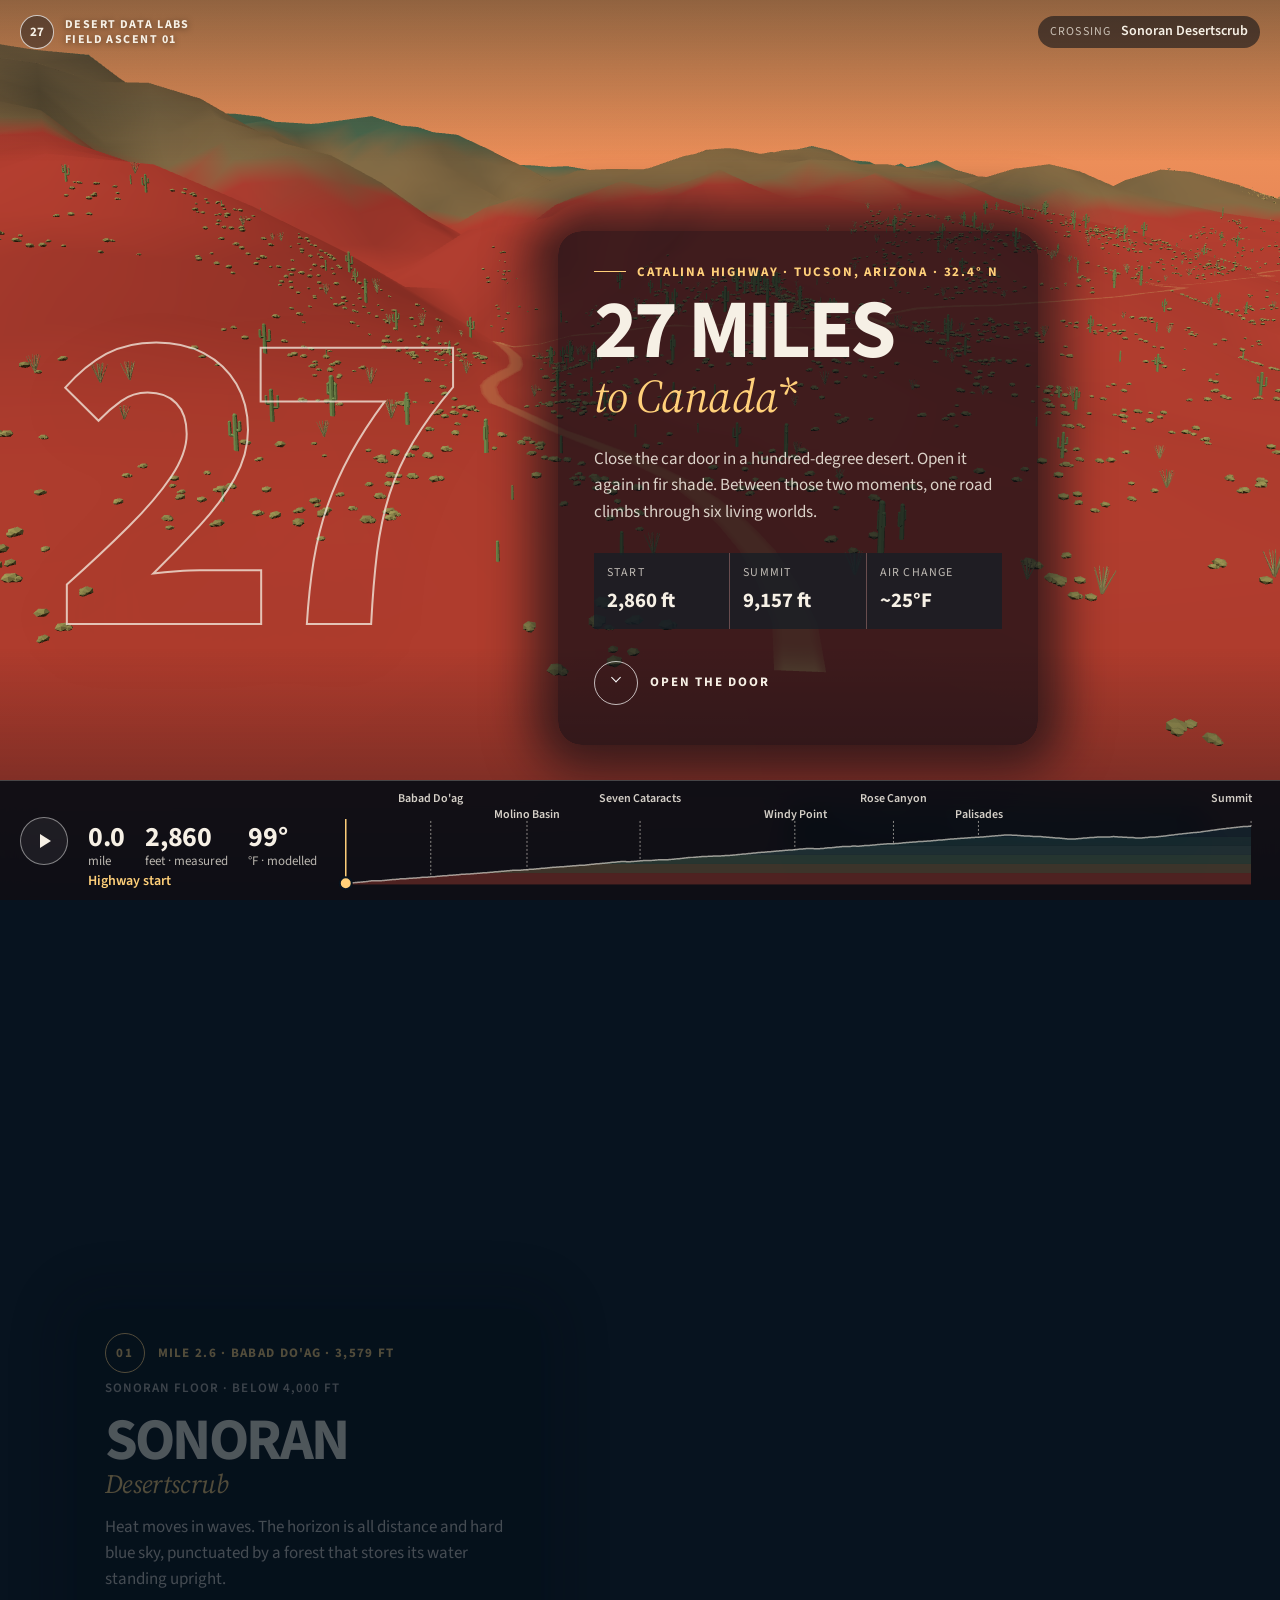
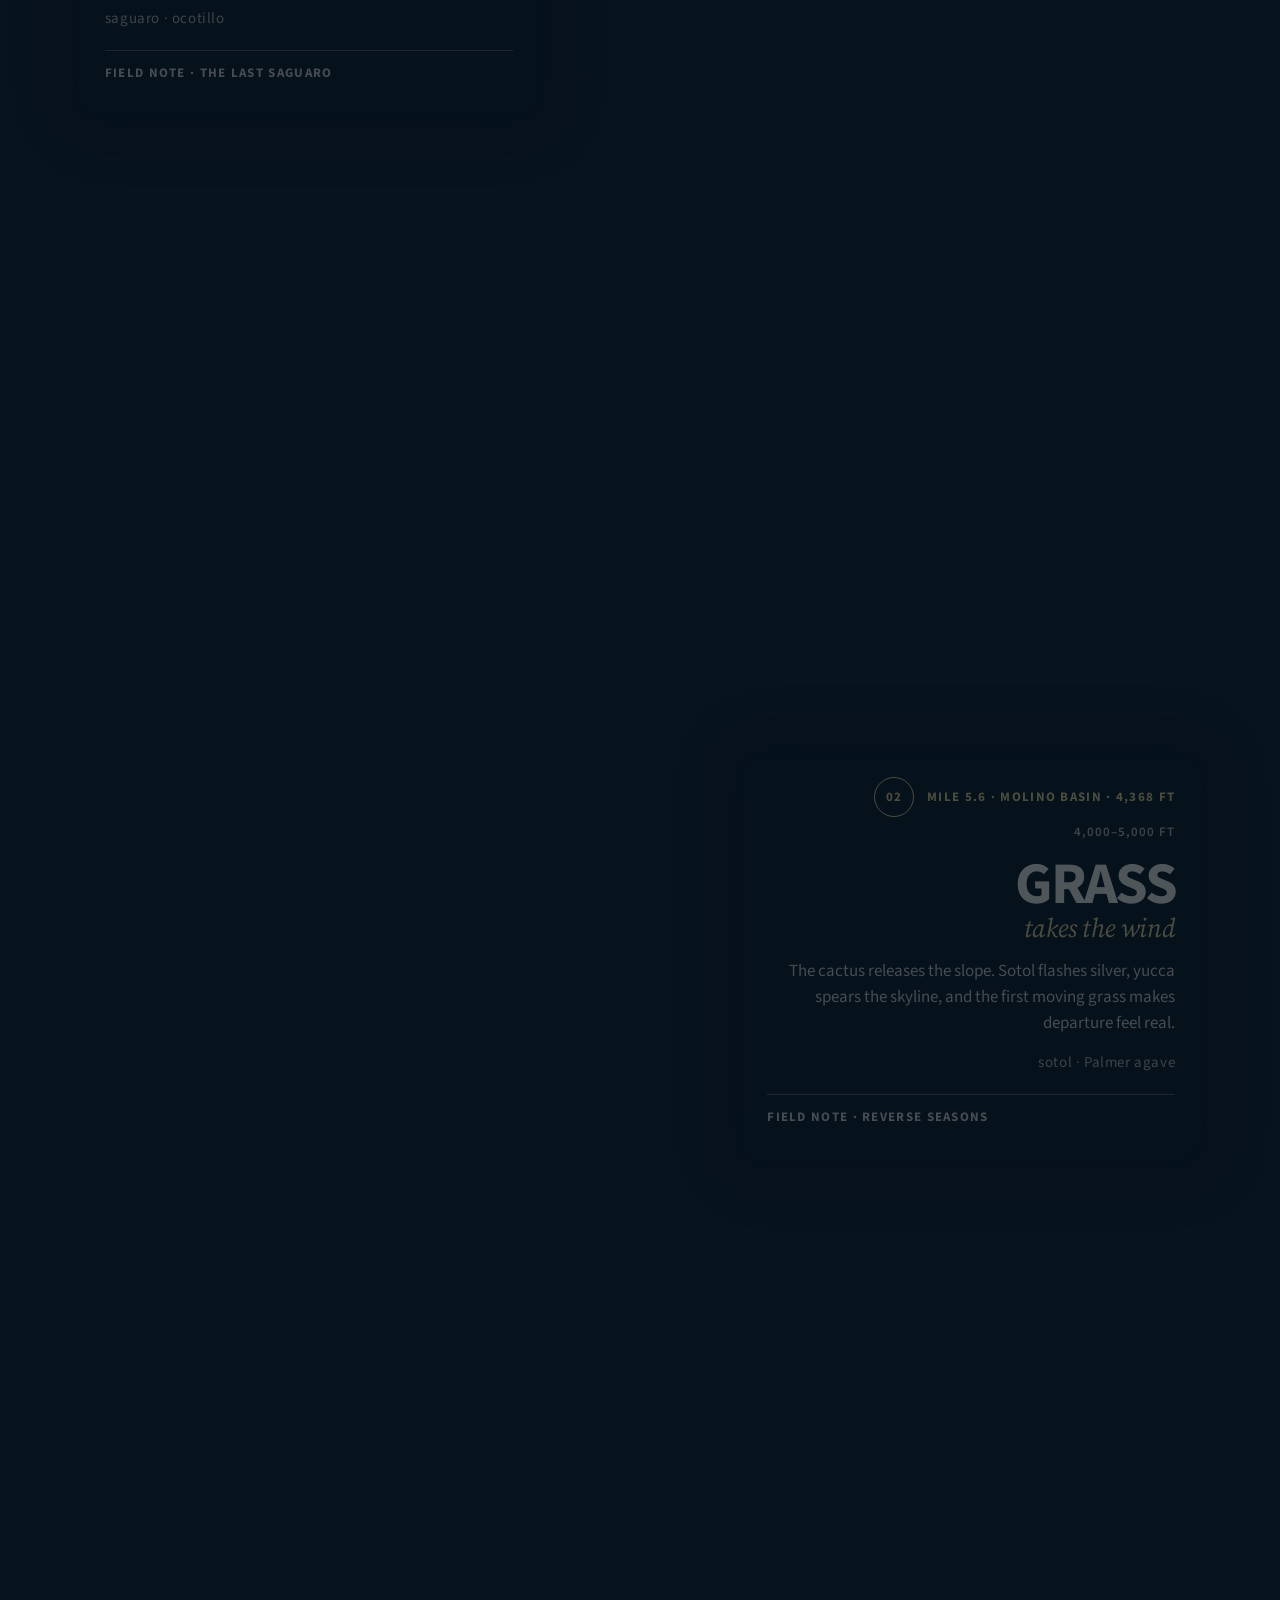
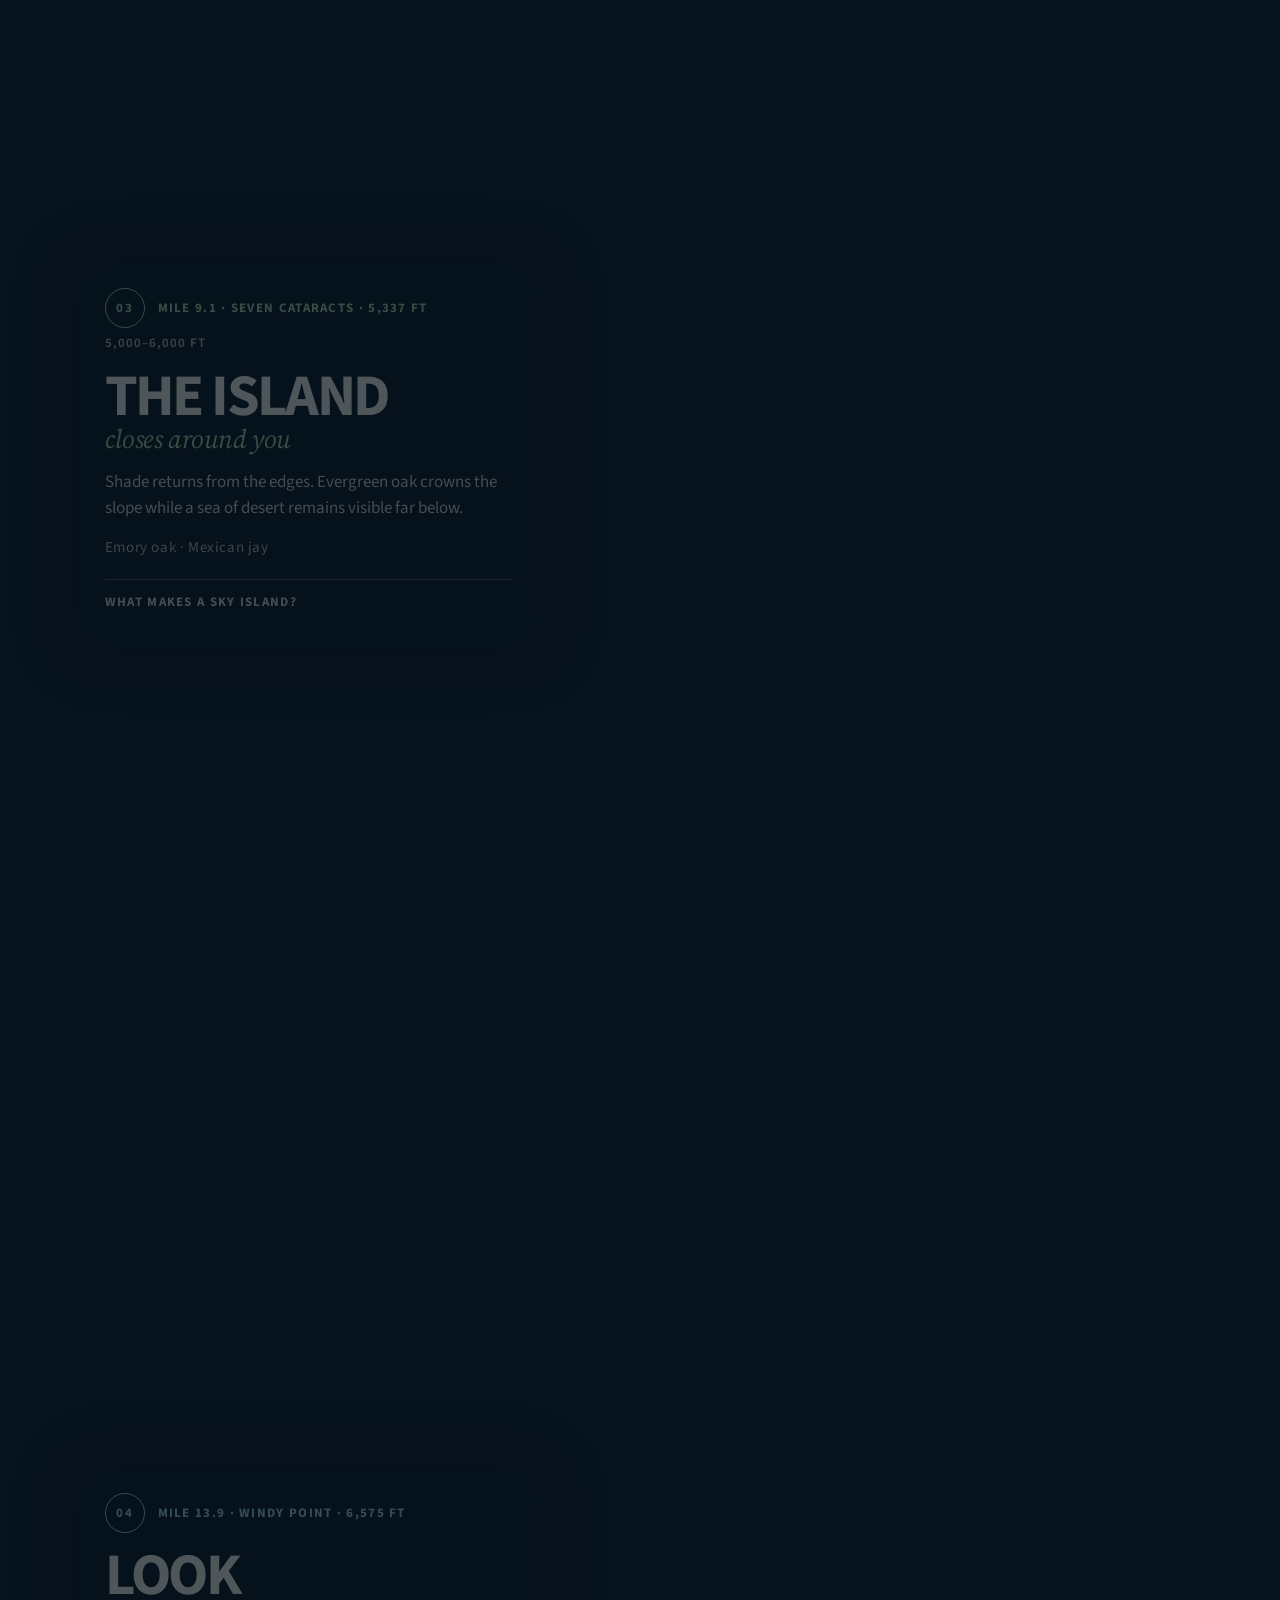
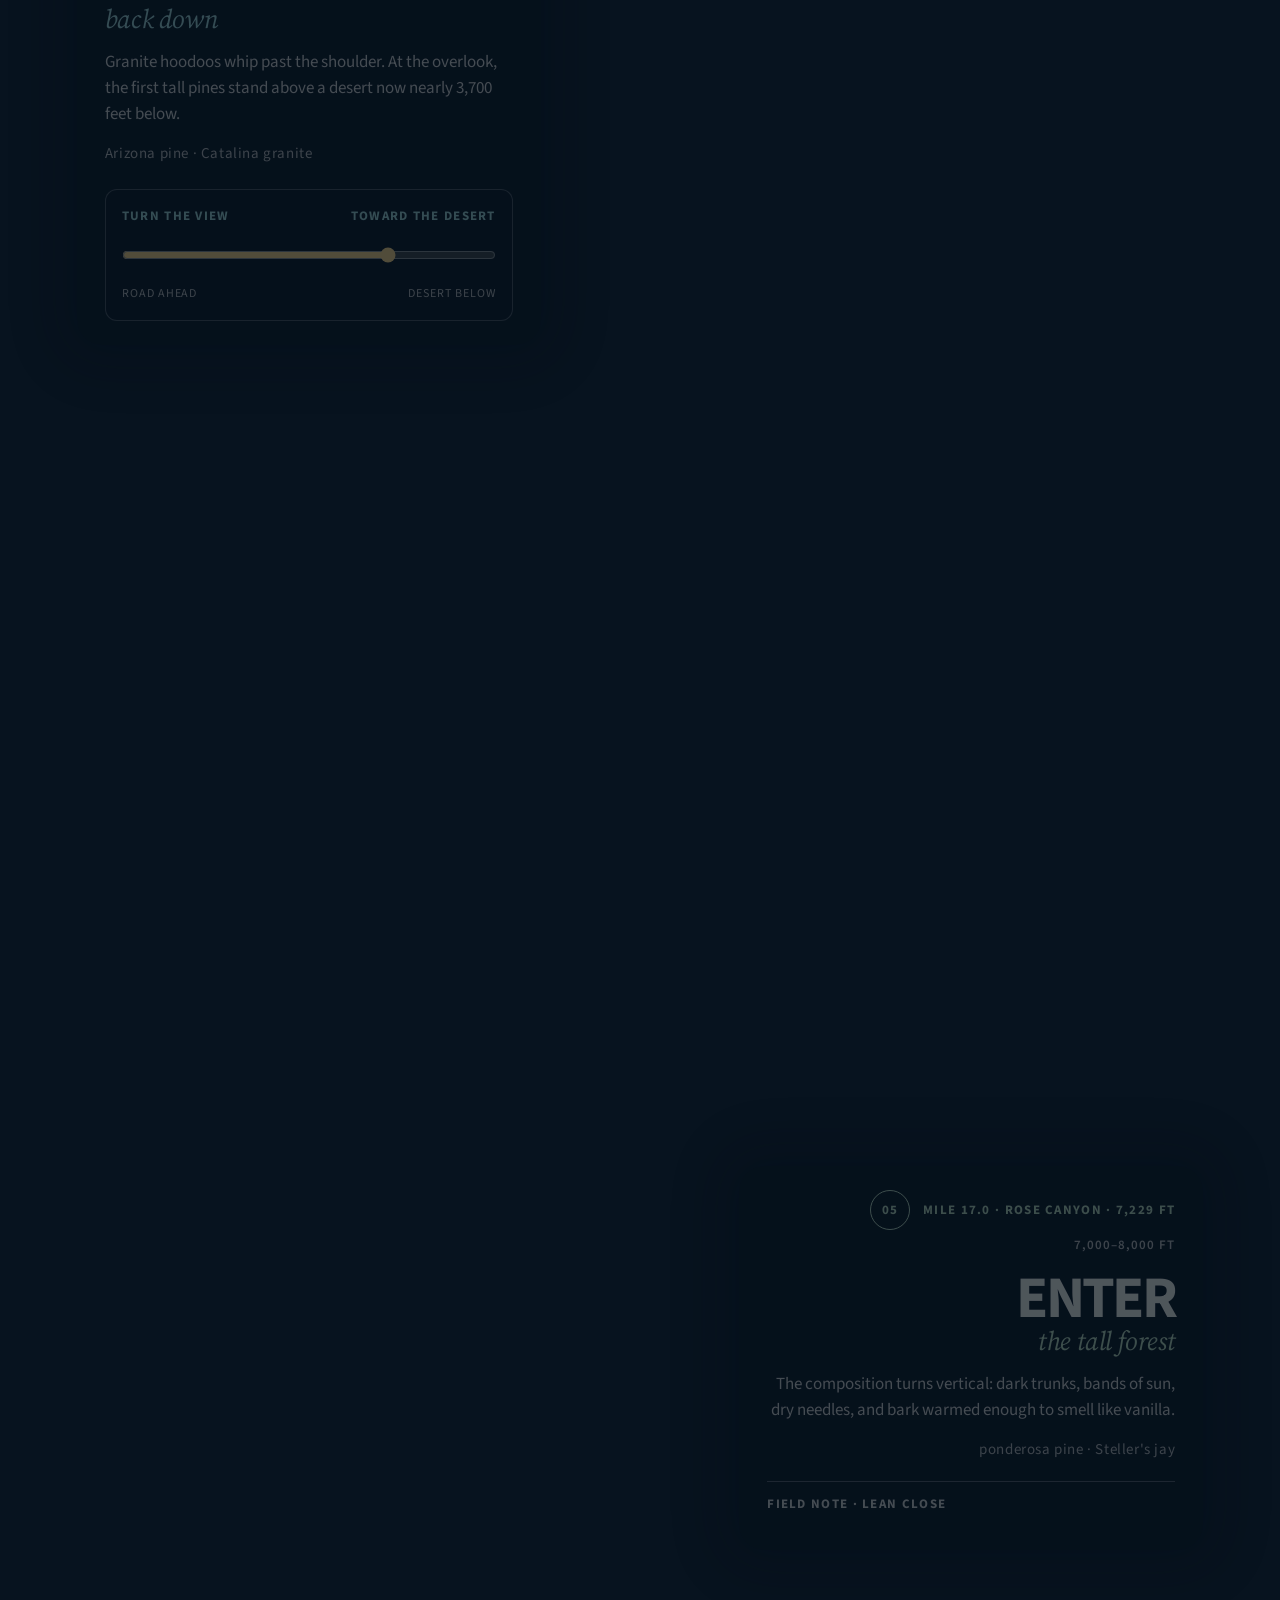
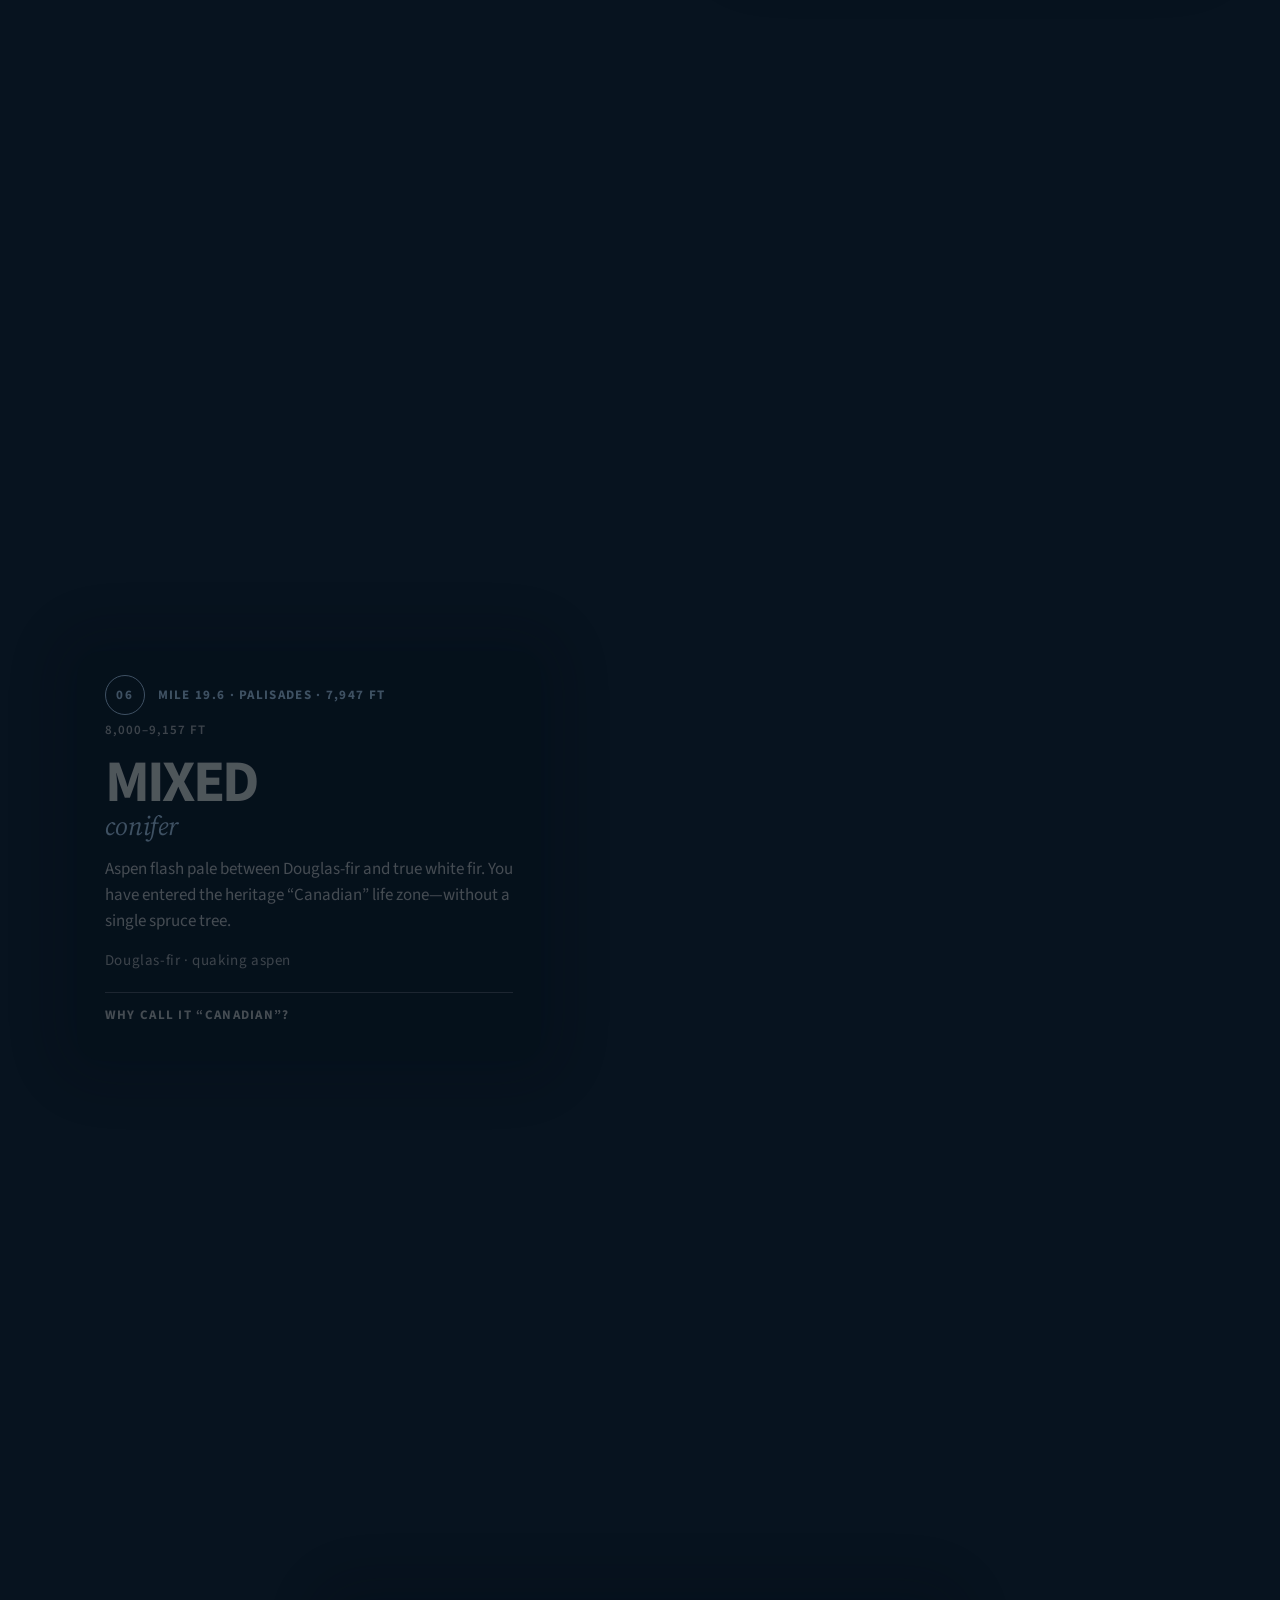
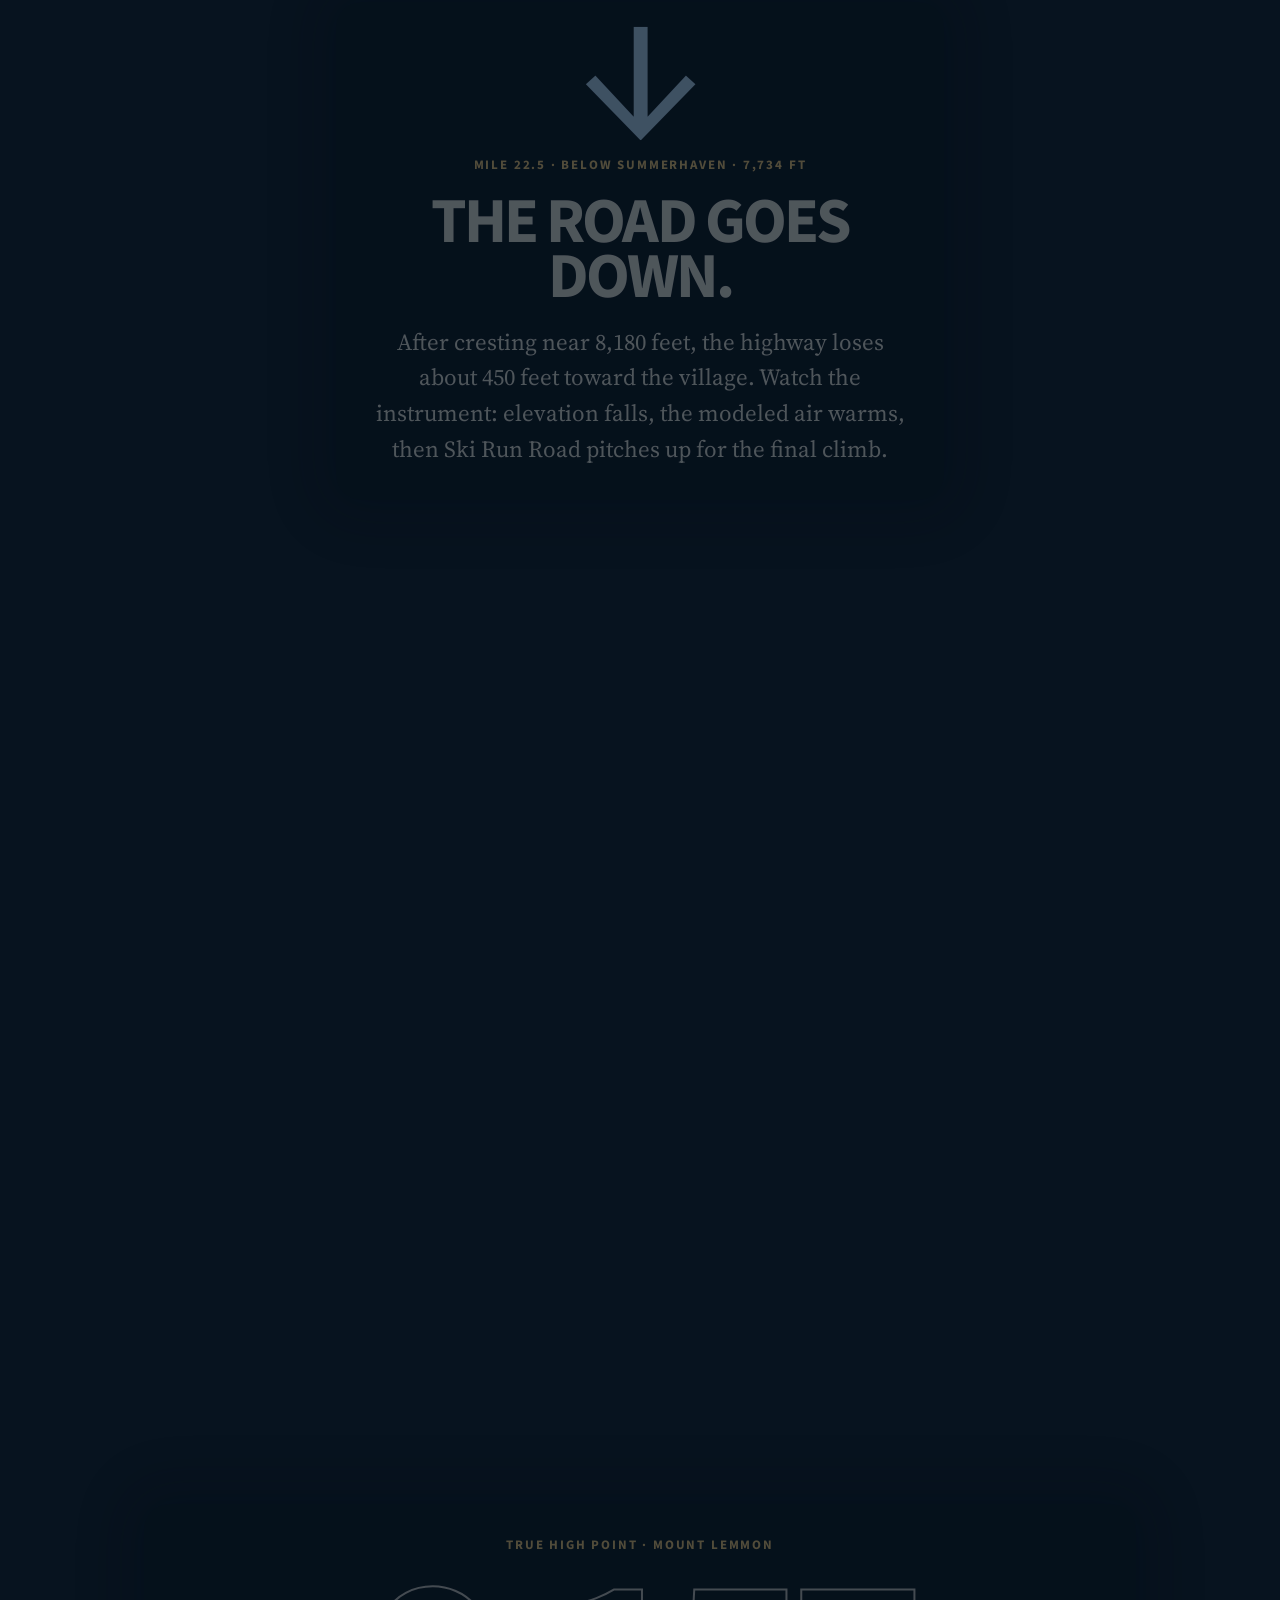
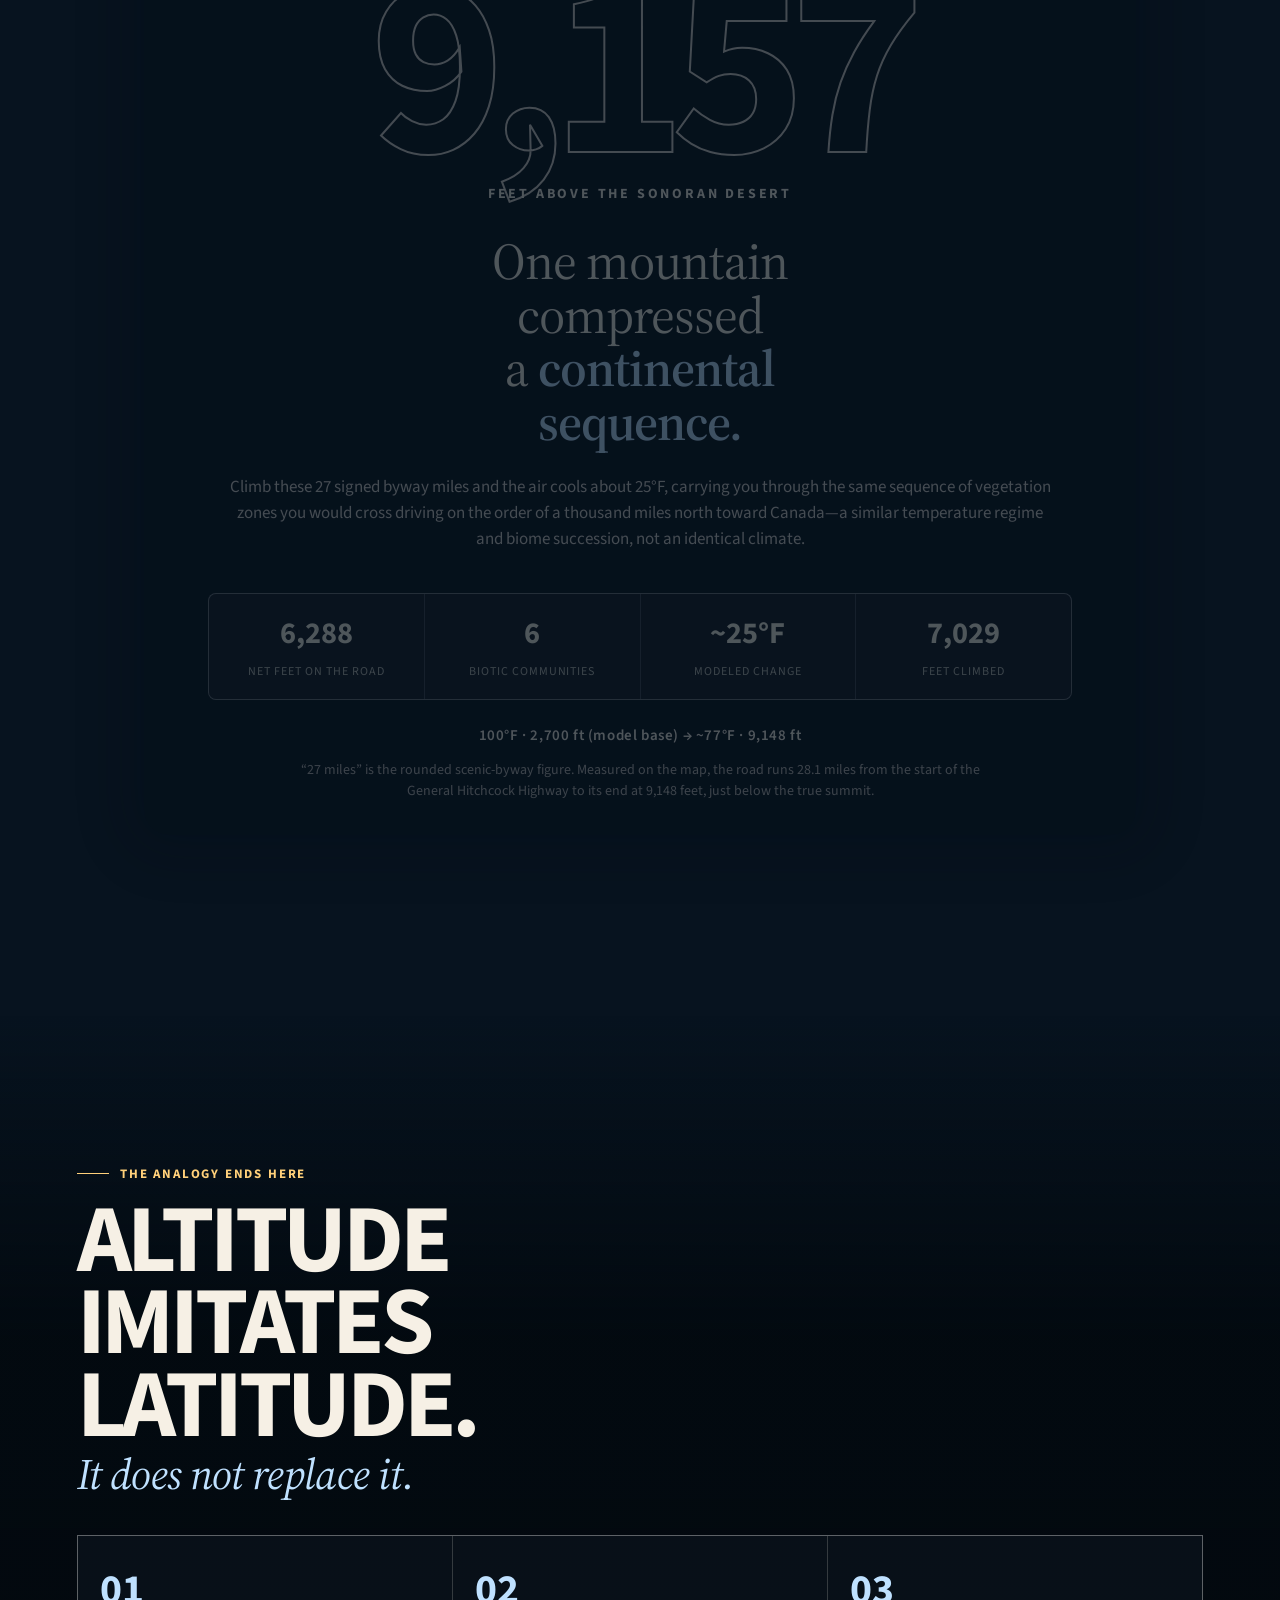
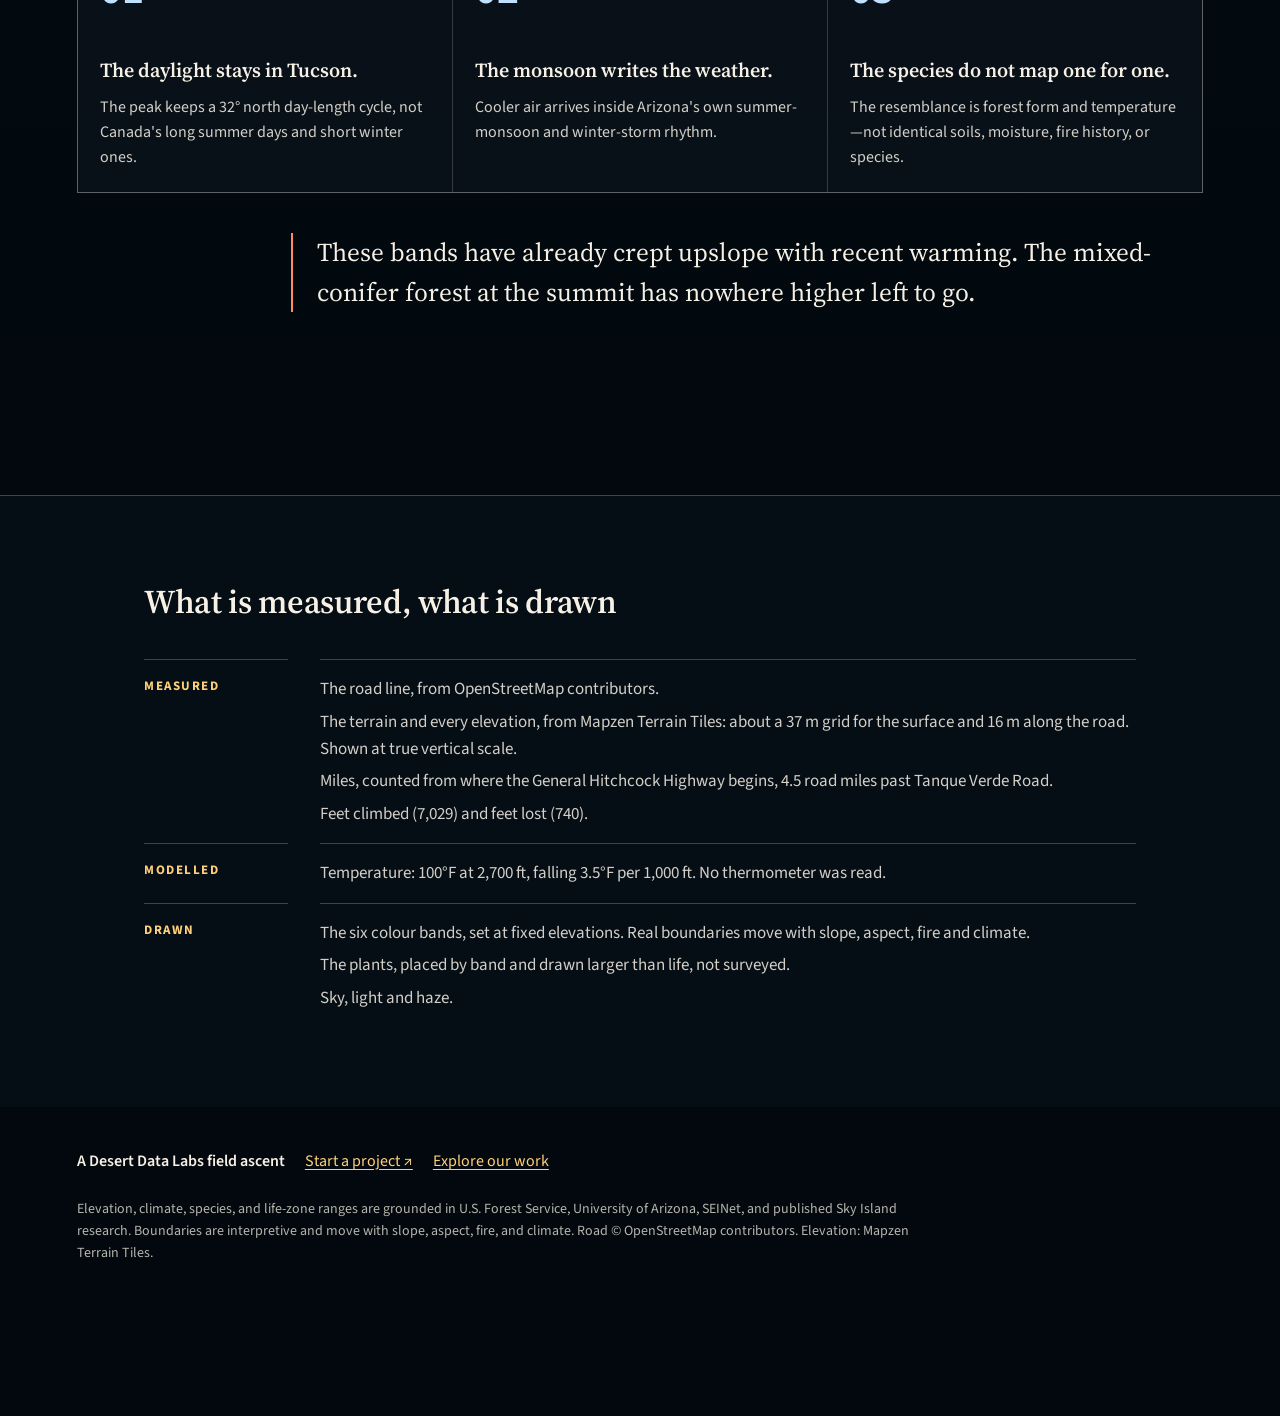
<file: index.html>
<!doctype html>
<html lang="en">
<head>
<meta charset="utf-8">
<meta name="viewport" content="width=device-width, initial-scale=1">
<title>27 Miles to Canada · Climb Mount Lemmon</title>
<meta name="description" content="Climb 6,288 feet through six biotic communities on Arizona's Catalina Highway, on the real road and the real terrain.">
<meta property="og:title" content="27 Miles to Canada">
<meta property="og:description" content="Six biotic communities. 28 measured miles. One desert drive.">
<meta property="og:type" content="website">
<meta property="og:url" content="https://tgilbert14.github.io/ddl-27-miles/">
<meta property="og:image" content="https://tgilbert14.github.io/ddl-27-miles/og.png">
<meta property="og:image:width" content="1731">
<meta property="og:image:height" content="909">
<meta name="twitter:card" content="summary_large_image">
<meta name="twitter:image" content="https://tgilbert14.github.io/ddl-27-miles/og.png">
<meta name="theme-color" content="#0e1b2a">
<link rel="canonical" href="https://tgilbert14.github.io/ddl-27-miles/">
<link rel="preconnect" href="https://fonts.googleapis.com">
<link rel="preconnect" href="https://fonts.gstatic.com" crossorigin>
<link rel="stylesheet" href="https://fonts.googleapis.com/css2?family=Source+Sans+3:wght@400;600;700&family=Source+Serif+4:ital,wght@0,400;0,600;1,400&display=swap">
<link rel="modulepreload" href="./vendor/three.module.min.js">
<script>document.documentElement.classList.add("js");</script>
</head>
<body>
<style>
/* 27 MILES TO CANADA · visual tokens */
:root {
  --paper: #f6f0e5;
  --paper-2: rgba(246, 240, 229, 0.86);
  --paper-3: rgba(246, 240, 229, 0.74);
  --ink: #102033;
  --night: #07131f;
  --scrim: rgba(5, 12, 20, 0.66);
  --line: rgba(246, 240, 229, 0.24);
  --ember: #ff8a5b;
  --sun: #ffd07a;
  --ice: #bfe1ff;
  --display: "Source Sans 3", "Source Sans Pro", system-ui, sans-serif;
  --sans: "Source Sans 3", "Source Sans Pro", system-ui, sans-serif;
  --serif: "Source Serif 4", "Source Serif Pro", Georgia, serif;
  --ease: cubic-bezier(.16, 1, .3, 1);
  --header-h: 4rem;
  --bar-h: 7.5rem;
  --safe-b: env(safe-area-inset-bottom, 0px);
}
@media (max-width: 760px) {
  :root { --header-h: 3.5rem; --bar-h: 6.25rem; }
}


*, *::before, *::after { box-sizing: border-box; }
html { margin: 0; background: var(--night); color-scheme: dark; -webkit-text-size-adjust: 100%; }
body { margin: 0; min-width: 320px; overflow-x: hidden; background: var(--night); color: var(--paper); font-family: var(--sans); font-size: 1.0625rem; line-height: 1.55; }
button, a, input { font: inherit; }
button { color: inherit; }
a { color: inherit; }
::selection { color: var(--night); background: var(--sun); }

.skip-link { position: fixed; z-index: 999; top: .75rem; left: .75rem; transform: translateY(-180%); padding: .7rem 1rem; color: var(--night); background: var(--paper); border-radius: 999px; font-weight: 700; transition: transform .2s var(--ease); }
.skip-link:focus { transform: translateY(0); }
:focus-visible { outline: 2px solid var(--sun); outline-offset: 4px; }
.sr-only { position: absolute; width: 1px; height: 1px; margin: -1px; padding: 0; overflow: hidden; clip: rect(0 0 0 0); white-space: nowrap; border: 0; }

.eyebrow { margin: 0 0 1rem; color: var(--sun); font-family: var(--sans); font-size: .8125rem; font-weight: 700; letter-spacing: .14em; line-height: 1.4; text-transform: uppercase; }
.eyebrow::before { content: ""; display: inline-block; width: 2rem; height: 1px; margin: 0 .7rem .25rem 0; background: currentColor; }

/* No JavaScript: the stacked static edition. */
html:not(.js) .stage, html:not(.js) .site-chrome, html:not(.js) .ascent-bar { display: none; }
html:not(.js) .hero, html:not(.js) .chapter, html:not(.js) .dip-scene, html:not(.js) .summit, html:not(.js) .epilogue { min-height: auto; padding: 6rem 6vw; background: linear-gradient(135deg, var(--fallback, #b7563f), #0e2130); }
html:not(.js) .zone-copy, html:not(.js) .dip-inner, html:not(.js) .summit-inner { opacity: 1; }
html:not(.js) .footer { padding-bottom: 2rem; }

@media (prefers-reduced-motion: reduce) {
  *, *::before, *::after { scroll-behavior: auto !important; animation-duration: .01ms !important; animation-iteration-count: 1 !important; transition-duration: .01ms !important; }
  .scroll-cue i::after { animation: none !important; }
  .zone-copy, .dip-inner, .summit-inner { opacity: 1 !important; }
}


/* The 3D view sits behind everything. Without WebGL it is just this sky gradient. */
.stage { position: fixed; z-index: 0; inset: 0; overflow: hidden; pointer-events: none; background: linear-gradient(to bottom, var(--sky-top, #f7a260), var(--sky-bottom, #d15d47) 62%, #5f292d); transition: background-color .4s; }
/* no fade-in: the canvas is clear until its first frame, so the sky gradient behind it shows through */
.landscape { display: block; width: 100%; height: 100%; }
.no-gl .landscape { display: none; }
/* soft darkening top and bottom so the header and bar always read */
.stage::after { content: ""; position: absolute; inset: 0; background: linear-gradient(to bottom, rgba(4,12,20,.42), transparent 18%, transparent 72%, rgba(4,12,20,.5)); }

.site-chrome { position: fixed; z-index: 40; top: 0; right: 0; left: 0; height: var(--header-h); display: flex; align-items: center; justify-content: space-between; gap: 1rem; padding: 0 1.25rem; pointer-events: none; }
.brand-lockup, .chapter-live { pointer-events: auto; }
.brand-lockup { display: inline-flex; align-items: center; gap: .7rem; text-decoration: none; }
.brand-mark { display: grid; place-items: center; width: 2.1rem; height: 2.1rem; border: 1px solid rgba(255,255,255,.7); border-radius: 50%; font-size: .8125rem; font-weight: 700; background: rgba(4,12,20,.4); }
.brand-word { font-size: .75rem; font-weight: 700; letter-spacing: .12em; line-height: 1.25; text-transform: uppercase; text-shadow: 0 1px 6px rgba(0,0,0,.5); }
.chapter-live { display: flex; align-items: center; gap: .6rem; padding: .3rem .75rem; border-radius: 999px; background: rgba(4,12,20,.55); }
.chapter-live span { color: var(--paper-3); font-size: .75rem; letter-spacing: .1em; text-transform: uppercase; }
.chapter-live b { font-size: .875rem; font-weight: 600; }

@media (max-width: 760px) {
  .site-chrome { padding-inline: .75rem; }
  .brand-word, .chapter-live span { display: none; }
  .chapter-live b { font-size: .8125rem; }
}


.story { position: relative; z-index: 10; }
.hero, .chapter, .dip-scene, .summit, .epilogue { position: relative; min-height: 112svh; padding: max(10vh,6rem) max(6vw,4rem) max(14vh,8rem); }

/* Copy always sits on a soft dark scrim (the ::before panels below) so it reads over any part of the 3D view. */

/* Opening frame: the title over the view from mile 0. */
.hero { display: grid; align-items: center; min-height: 112svh; padding-top: 6rem; }
.hero-grid { display: grid; grid-template-columns: minmax(12rem,.8fr) minmax(18rem,1.2fr); align-items: center; gap: clamp(1.5rem,4vw,5rem); width: min(92rem,100%); margin: 0 auto; }
.hero-number { margin-left: -.06em; color: transparent; font-family: var(--display); font-size: clamp(13rem,34vw,34rem); font-weight: 700; letter-spacing: -.09em; line-height: .7; -webkit-text-stroke: 2px rgba(246,240,229,.75); filter: drop-shadow(0 1rem 2rem rgba(0,0,0,.4)); }
.hero-title { position: relative; isolation: isolate; padding: 2rem 2.25rem; }
.hero-title::before { content: ""; position: absolute; z-index: -1; inset: 0; border-radius: 1.5rem; background: var(--scrim); box-shadow: 0 0 3rem 1.5rem var(--scrim); }
.hero h1 { margin: 0; font-family: var(--display); font-size: clamp(4rem,8.5vw,8.5rem); font-weight: 700; letter-spacing: -.045em; line-height: .84; text-transform: uppercase; }
.hero h1 em { display: block; margin-top: .14em; color: var(--sun); font-family: var(--serif); font-size: .56em; font-style: italic; font-weight: 400; letter-spacing: -.02em; line-height: .95; text-transform: none; }
.hero-lede { max-width: 36rem; margin: 1.75rem 0 0; color: var(--paper-2); font-size: clamp(1.0625rem,1.3vw,1.25rem); }
.hero-baseline { display: grid; grid-template-columns: repeat(3,1fr); gap: 1px; max-width: 31rem; margin-top: 1.75rem; background: rgba(255,255,255,.22); }
.hero-baseline div { padding: .7rem .8rem; background: rgba(4,12,20,.72); }
.hero-baseline span { display: block; color: var(--paper-3); font-size: .75rem; letter-spacing: .1em; text-transform: uppercase; }
.hero-baseline b { display: block; margin-top: .15rem; font-family: var(--display); font-size: 1.3rem; font-weight: 700; font-variant-numeric: tabular-nums; }
.scroll-cue { display: inline-flex; align-items: center; gap: .75rem; margin-top: 2rem; font-size: .8125rem; font-weight: 700; letter-spacing: .14em; text-decoration: none; text-transform: uppercase; }
.scroll-cue i { position: relative; width: 2.75rem; height: 2.75rem; border: 1px solid rgba(255,255,255,.7); border-radius: 50%; }
.scroll-cue i::after { content: ""; position: absolute; left: 50%; top: .75rem; width: .45rem; height: .45rem; border-right: 1px solid white; border-bottom: 1px solid white; transform: translateX(-50%) rotate(45deg); animation: cue 1.8s ease-in-out infinite; }
@keyframes cue { 50% { transform: translate(-50%,.5rem) rotate(45deg); } }
.title-asterisk { color: var(--sun); }
.hero-footnote { position: absolute; right: max(6vw,4rem); bottom: calc(var(--bar-h) + 2rem); max-width: 26rem; margin: 0; padding: .4rem .7rem; border-radius: .5rem; color: var(--paper-2); background: rgba(4,12,20,.6); font-size: .75rem; letter-spacing: .06em; text-align: right; text-transform: uppercase; }

/* Chapters: annotations over the landscape, alternating sides so the road stays in view. */
.chapter { display: grid; align-items: center; min-height: 116svh; }
.chapter.panorama { min-height: 150svh; }
.chapter.deep { min-height: 128svh; }
.zone-copy { width: min(40rem,100%); padding: 2rem 2.25rem; opacity: calc(.3 + var(--focus,1) * .7); transition: opacity .15s linear; }
.zone-copy { position: relative; isolation: isolate; }
.zone-copy::before { content: ""; position: absolute; z-index: -1; inset: 0; border-radius: 1.5rem; background: var(--scrim); box-shadow: 0 0 3rem 1.5rem var(--scrim); }
.chapter.align-right .zone-copy { justify-self: end; text-align: right; }
.zone-index { display: flex; flex-wrap: wrap; align-items: center; gap: .35rem .8rem; margin: 0; color: var(--zone); font-size: .8125rem; font-weight: 700; letter-spacing: .1em; text-transform: uppercase; }
.align-right .zone-index { justify-content: flex-end; }
.zone-index b { display: grid; place-items: center; width: 2.5rem; height: 2.5rem; border: 1px solid currentColor; border-radius: 50%; font-size: .8125rem; }
.zone-index .zone-range { flex-basis: 100%; color: var(--paper-3); font-weight: 600; letter-spacing: .08em; }
.zone-copy h2 { max-width: 10ch; margin: 1rem 0 0; font-family: var(--display); font-size: clamp(3.5rem,8vw,8rem); font-weight: 700; letter-spacing: -.045em; line-height: .86; text-transform: uppercase; text-wrap: balance; }
.align-right .zone-copy h2 { margin-left: auto; }
.zone-copy h2 em { display: block; margin-top: .1em; color: var(--zone); font-family: var(--serif); font-size: .45em; font-style: italic; font-weight: 400; letter-spacing: -.015em; line-height: 1; text-transform: none; }
.sensory { max-width: 34rem; margin: 1.5rem 0 0; color: var(--paper-2); font-size: clamp(1.0625rem,1.3vw,1.25rem); line-height: 1.55; }
.align-right .sensory { margin-left: auto; }
.species { margin: .9rem 0 0; color: var(--paper-3); font-size: .9375rem; letter-spacing: .04em; }

.fact-drawer { width: min(30rem,100%); margin-top: 1.25rem; border-top: 1px solid rgba(255,255,255,.3); }
.align-right .fact-drawer { margin-left: auto; text-align: left; }
.fact-drawer summary { min-height: 2.75rem; display: flex; align-items: center; color: var(--paper-2); font-size: .8125rem; font-weight: 700; letter-spacing: .1em; text-transform: uppercase; cursor: pointer; }
.fact-drawer summary::marker { color: var(--zone); }
.fact-drawer p { margin: 0 0 1rem; color: var(--paper-2); font-family: var(--serif); font-size: 1rem; }

/* Windy Point: the look-back control turns the real camera. */
.lookback { width: min(30rem,100%); margin-top: 1.5rem; padding: 1rem; border: 1px solid rgba(255,255,255,.26); border-radius: .75rem; background: rgba(4,12,20,.5); text-align: left; }
.lookback label { display: flex; justify-content: space-between; gap: 1rem; color: var(--zone); font-size: .8125rem; font-weight: 700; letter-spacing: .1em; text-transform: uppercase; }
.lookback input { width: 100%; min-height: 2.75rem; margin: .4rem 0 .1rem; accent-color: var(--sun); cursor: ew-resize; }
.lookback-scale { display: flex; justify-content: space-between; color: var(--paper-3); font-size: .75rem; letter-spacing: .08em; text-transform: uppercase; }

.dip-scene { display: grid; place-items: center; min-height: 105svh; text-align: center; }
.dip-inner { position: relative; isolation: isolate; width: min(48rem,100%); padding: 2rem 2.25rem; opacity: calc(.3 + var(--focus,1) * .7); }
.dip-inner::before { content: ""; position: absolute; z-index: -1; inset: 0; border-radius: 1.5rem; background: var(--scrim); box-shadow: 0 0 3rem 1.5rem var(--scrim); }
.dip-arrow { display: block; color: var(--ice); font-family: var(--display); font-size: clamp(6rem,16vw,14rem); line-height: .6; transform: rotate(180deg); }
.dip-scene .eyebrow::before { display: none; }
.dip-scene h2 { margin: 1.25rem 0 0; font-family: var(--display); font-size: clamp(3.25rem,7vw,7rem); font-weight: 700; letter-spacing: -.045em; line-height: .86; text-transform: uppercase; }
.dip-scene p:not(.eyebrow) { max-width: 40rem; margin: 1.25rem auto 0; font-family: var(--serif); font-size: clamp(1.125rem,1.8vw,1.45rem); }

/* Summit: the camera pulls back to the whole climb first; the copy arrives after. */
.summit { display: grid; align-items: start; min-height: 190svh; padding-top: 85svh; padding-bottom: 20vh; }
.summit-inner { position: relative; isolation: isolate; width: min(62rem,100%); margin: 0 auto; padding: 2rem 2.25rem; text-align: center; opacity: calc(.3 + var(--focus,1) * .7); }
.summit-inner::before { content: ""; position: absolute; z-index: -1; inset: 0; border-radius: 1.5rem; background: var(--scrim); box-shadow: 0 0 3rem 1.5rem var(--scrim); }
.summit .eyebrow::before { display: none; }
.summit-number { margin: 0; color: transparent; font-family: var(--display); font-size: clamp(7rem,20vw,20rem); font-weight: 700; letter-spacing: -.06em; line-height: .8; -webkit-text-stroke: 2px rgba(246,240,229,.85); }
.summit-number small { display: block; margin-top: .6rem; color: var(--paper); font-size: .875rem; font-weight: 700; letter-spacing: .2em; line-height: 1.3; text-transform: uppercase; -webkit-text-stroke: 0; }
.summit h2 { max-width: 18ch; margin: 2rem auto 0; font-family: var(--serif); font-size: clamp(2rem,4vw,4rem); font-weight: 400; letter-spacing: -.02em; line-height: 1.05; text-wrap: balance; }
.summit h2 strong { color: var(--ice); font-weight: 600; }
.summit-statement { max-width: 52rem; margin: 1.5rem auto 0; color: var(--paper-2); font-size: clamp(1.0625rem,1.2vw,1.2rem); }
.summit-stats { display: grid; grid-template-columns: repeat(4,1fr); gap: 1px; max-width: 54rem; margin: 2.5rem auto 0; overflow: hidden; border: 1px solid rgba(255,255,255,.24); border-radius: .5rem; background: rgba(255,255,255,.22); }
.summit-stats div { padding: 1rem; background: rgba(4,12,20,.78); }
.summit-stats b { display: block; font-family: var(--display); font-size: 1.9rem; font-weight: 700; font-variant-numeric: tabular-nums; }
.summit-stats span { color: var(--paper-3); font-size: .75rem; letter-spacing: .08em; text-transform: uppercase; }
.temp-line { margin: 1.5rem auto 0; color: var(--paper); font-size: .9375rem; font-weight: 600; letter-spacing: .04em; font-variant-numeric: tabular-nums; }
.endpoint-note { max-width: 44rem; margin: .75rem auto 0; color: var(--paper-3); font-size: .875rem; }

.epilogue { min-height: 120svh; display: grid; align-items: center; background: linear-gradient(to bottom, transparent, rgba(2,8,13,.82) 30%, rgba(2,8,13,.92)); }
.epilogue-inner { width: min(74rem,100%); margin: auto; }
.epilogue h2 { max-width: 13ch; margin: 0; font-family: var(--display); font-size: clamp(3.25rem,7.5vw,7.5rem); font-weight: 700; letter-spacing: -.045em; line-height: .86; text-transform: uppercase; }
.epilogue h2 em { display: block; margin-top: .1em; color: var(--ice); font-family: var(--serif); font-size: .45em; font-style: italic; font-weight: 400; letter-spacing: -.015em; line-height: 1; text-transform: none; }
.truth-grid { display: grid; grid-template-columns: repeat(3,1fr); gap: 1px; margin-top: 2.5rem; border: 1px solid rgba(255,255,255,.2); background: rgba(255,255,255,.2); }
.truth-grid article { min-height: 14rem; padding: 1.4rem; background: rgba(4,12,20,.9); }
.truth-grid b { color: var(--ice); font-family: var(--display); font-size: 2.6rem; font-weight: 700; }
.truth-grid h3 { margin: 2rem 0 .6rem; font-family: var(--serif); font-size: 1.25rem; font-weight: 600; }
.truth-grid p { margin: 0; color: var(--paper-2); font-size: 1rem; }
.fragile { max-width: 57rem; margin: 2.5rem 0 0 auto; padding-left: 1.5rem; border-left: 2px solid var(--ember); font-family: var(--serif); font-size: clamp(1.25rem,2vw,1.75rem); }

/* What is measured, what is drawn. */
.method { position: relative; padding: 5rem max(6vw,4rem); background: #050d15; border-top: 1px solid var(--line); }
.method-inner { width: min(62rem,100%); margin: 0 auto; }
.method h2 { margin: 0 0 2rem; font-family: var(--serif); font-size: clamp(1.6rem,2.6vw,2.2rem); font-weight: 600; letter-spacing: -.01em; }
.method-list { display: grid; grid-template-columns: 9rem 1fr; gap: 0 2rem; margin: 0; }
.method-list dt { padding: 1rem 0; border-top: 1px solid var(--line); color: var(--sun); font-size: .8125rem; font-weight: 700; letter-spacing: .12em; text-transform: uppercase; }
.method-list dd { margin: 0; padding: .8rem 0; border-top: 1px solid var(--line); }
.method-list ul { margin: 0; padding: 0; list-style: none; }
.method-list li { padding: .2rem 0; color: var(--paper-2); font-size: 1.0625rem; }

.footer { position: relative; z-index: 10; padding: 2rem max(6vw,4rem) calc(var(--bar-h) + var(--safe-b) + 2rem); color: var(--paper-3); background: #02080d; font-size: .875rem; }
.footer p { max-width: 52rem; margin: 0; }
.footer-line { display: flex; flex-wrap: wrap; align-items: center; gap: .5rem 1.25rem; margin-bottom: 1rem !important; color: var(--paper); font-size: 1rem; }
.footer-line span { font-weight: 600; }
.footer-line a { display: inline-flex; align-items: center; min-height: 2.75rem; color: var(--sun); text-underline-offset: .2em; }

@media (max-width: 760px) {
  .hero, .chapter, .dip-scene, .summit, .epilogue { padding: 6rem 1rem 7rem; }
  .hero { min-height: 112svh; }
  .hero-grid { grid-template-columns: 1fr; gap: 0; }
  .hero-number { position: absolute; top: 12%; left: -4vw; z-index: -1; font-size: 64vw; opacity: .6; }
  .hero-title { align-self: end; margin-top: 24vh; padding: 1.25rem 1rem; }
  .hero h1 { font-size: clamp(3.5rem,17vw,5.5rem); }
  .hero-baseline { max-width: none; }
  .hero-baseline b { font-size: 1.125rem; }
  .hero-footnote { position: static; margin-top: 2rem; max-width: none; text-align: left; }
  .chapter, .chapter.panorama, .chapter.deep { min-height: 120svh; }
  .zone-copy { width: 100%; padding: 1.25rem 1rem; }
  .zone-copy h2 { font-size: clamp(3rem,15vw,5rem); }
  .chapter.align-right .zone-copy { justify-self: stretch; text-align: left; }
  .align-right .zone-index { justify-content: flex-start; }
  .align-right .zone-copy h2, .align-right .sensory, .align-right .fact-drawer { margin-left: 0; }
  .lookback { width: 100%; }
  .dip-inner, .summit-inner { padding: 1.25rem 1rem; }
  .summit { min-height: 170svh; padding-top: 80svh; }
  .summit-number { font-size: 27vw; }
  .summit-stats { grid-template-columns: 1fr 1fr; }
  .truth-grid { grid-template-columns: 1fr; }
  .truth-grid article { min-height: 0; }
  .truth-grid h3 { margin-top: 1rem; }
  .epilogue { min-height: auto; padding-block: 8rem; }
  .method { padding: 4rem 1rem; }
  .method-list { grid-template-columns: 1fr; }
  .method-list dd { border-top: 0; padding-top: 0; }
  .footer { padding-inline: 1rem; }
}

/* Copy stays out of the road's way: a compact card, low on the screen on phones. */
.zone-copy { width: min(29rem,100%); padding: 1.5rem 1.75rem; }
.zone-copy h2 { font-size: clamp(2.5rem,4.6vw,4.25rem); line-height: .92; }
.sensory { margin-top: 1rem; }
.hero-title { max-width: 30rem; }
.hero h1 { font-size: clamp(3.5rem,6.5vw,6rem); }
.dip-inner { width: min(38rem,100%); }
.dip-scene h2 { font-size: clamp(2.5rem,5vw,4.5rem); }
@media (max-width: 760px) {
  .chapter, .chapter.panorama, .chapter.deep { align-items: end; padding-bottom: calc(10svh + var(--bar-h) + 1.5rem); }
  .zone-copy { padding: 1rem; }
  .zone-copy h2 { margin-top: .5rem; font-size: clamp(2rem,10vw,2.75rem); }
  .sensory { font-size: 1rem; line-height: 1.45; }
  .hero h1 { font-size: clamp(3rem,15vw,4.25rem); }
}


/* The one control: play button, readouts and the measured road profile, fixed to the bottom. */
.ascent-bar { position: fixed; z-index: 45; right: 0; bottom: 0; left: 0; height: calc(var(--bar-h) + var(--safe-b)); display: grid; grid-template-columns: auto auto minmax(0,1fr); grid-template-rows: 1fr auto; grid-template-areas: "play metrics profile" "play status profile"; align-items: center; gap: .15rem 1.25rem; padding: .6rem 1.25rem calc(.6rem + var(--safe-b)); border-top: 1px solid var(--line); background: rgba(4,12,20,.88); -webkit-backdrop-filter: blur(14px); backdrop-filter: blur(14px); }

.drive-control { grid-area: play; display: grid; place-items: center; width: 3rem; height: 3rem; padding: 0; border: 1px solid rgba(255,255,255,.45); border-radius: 50%; color: var(--paper); background: rgba(255,255,255,.06); cursor: pointer; transition: background .2s, color .2s, border-color .2s; }
.drive-control:hover { color: var(--night); background: var(--sun); border-color: var(--sun); }
.drive-icon { width: 0; height: 0; margin-left: 3px; border-top: 7px solid transparent; border-bottom: 7px solid transparent; border-left: 11px solid currentColor; }
.auto-driving .drive-control { border-color: var(--sun); }
.auto-driving .drive-icon { width: 12px; height: 14px; margin: 0; border: 0; border-left: 4px solid currentColor; border-right: 4px solid currentColor; }

.readouts { grid-area: metrics; display: flex; align-items: flex-end; gap: 1.25rem; align-self: end; }
.metric { display: flex; flex-direction: column; min-width: 0; }
.metric b { font-family: var(--display); font-size: 1.75rem; font-weight: 700; line-height: 1; letter-spacing: -.01em; font-variant-numeric: tabular-nums; }
.metric span { margin-top: .2rem; color: var(--paper-3); font-size: .8125rem; line-height: 1.2; white-space: nowrap; }

.bar-status { grid-area: status; align-self: start; margin: 0; overflow: hidden; color: var(--sun); font-size: .875rem; font-weight: 600; line-height: 1.3; white-space: nowrap; text-overflow: ellipsis; }
.bar-status .drive-status { display: none; }
.auto-status .bar-status .drive-status { display: inline; }
.auto-status .bar-status .place { display: none; }

.profile { grid-area: profile; position: relative; align-self: stretch; min-width: 0; border-radius: .5rem; cursor: pointer; touch-action: none; -webkit-user-select: none; user-select: none; }
.profile.dragging { cursor: grabbing; }
.profile.focused, .profile:has(.profile-range:focus-visible) { outline: 2px solid var(--sun); outline-offset: 3px; }
.profile-svg { position: absolute; inset: 0; display: block; width: 100%; height: 100%; overflow: visible; }
.profile-range { position: absolute; inset: 0; width: 100%; height: 100%; margin: 0; opacity: 0; pointer-events: none; }
.profile-stops { position: absolute; inset: 0; pointer-events: none; }
.profile-stops button { position: absolute; top: 0; min-height: 1rem; padding: 0 .3rem; border: 0; border-radius: .25rem; color: var(--paper-2); background: transparent; font-size: .75rem; font-weight: 600; line-height: 1rem; white-space: nowrap; transform: translateX(-50%); pointer-events: auto; cursor: pointer; }
.profile-stops button.low { top: 1rem; }
.profile-stops button.end { transform: translateX(-90%); }
.profile-stops button:hover, .profile-stops button[aria-current] { color: var(--sun); }

.pf-band { opacity: .42; }
.pf-driven .pf-band { opacity: 1; }
.pf-line { fill: none; stroke: rgba(246,240,229,.6); stroke-width: 1.5; stroke-linejoin: round; }
.pf-line-driven { fill: none; stroke: var(--sun); stroke-width: 2; stroke-linejoin: round; }
.pf-tick { stroke: rgba(246,240,229,.55); stroke-width: 1; stroke-dasharray: 2 2; }
.pf-handle-line { stroke: var(--sun); stroke-width: 1.5; }
.pf-handle { fill: var(--sun); stroke: var(--night); stroke-width: 2; }

@media (max-width: 760px) {
  .ascent-bar { grid-template-columns: auto minmax(0,1fr); grid-template-rows: auto minmax(0,1fr); grid-template-areas: "play metrics" "profile profile"; gap: .2rem .75rem; padding: .35rem 1rem calc(.3rem + var(--safe-b)); }
  .drive-control { width: 2.5rem; height: 2.5rem; }
  .readouts { justify-content: space-between; gap: .5rem; align-self: center; }
  .metric b { font-size: 1.125rem; }
  .metric span { margin-top: .1rem; }
  .metric span { font-size: .75rem; }
  .bar-status { grid-area: profile; z-index: 1; align-self: start; justify-self: start; max-width: 60%; padding-left: .2rem; font-size: .75rem; pointer-events: none; }
  .profile-stops { display: none; }
}

</style>
<a class="skip-link" href="#story">Skip to the ascent</a>

<div class="stage" aria-hidden="true">
  <canvas class="landscape"></canvas>
</div>

<header class="site-chrome">
  <a class="brand-lockup" href="#top" aria-label="27 Miles to Canada, return to the desert floor">
    <span class="brand-mark">27</span><span class="brand-word">Desert Data Labs<br>Field Ascent 01</span>
  </a>
  <div class="chapter-live" aria-live="polite"><span>Crossing</span><b id="live-zone">Sonoran Desertscrub</b></div>
</header>

<div class="ascent-bar" id="ascent-bar" role="region" aria-label="Measured road profile">
  <button class="drive-control" id="drive-control" type="button" aria-pressed="false" aria-label="Begin a slow automatic ascent to the summit">
    <span class="drive-icon" aria-hidden="true"></span><span class="sr-only" id="drive-label">Auto ascent</span>
  </button>
  <div class="readouts">
    <div class="metric"><b id="live-mile">0.0</b><span>mile</span></div>
    <div class="metric"><b id="live-elevation">2,860</b><span>feet · measured</span></div>
    <div class="metric"><b id="live-temp">99°</b><span>°F · modelled</span></div>
  </div>
  <p class="bar-status"><span class="place" id="live-place">Highway start</span><span class="drive-status" id="drive-status" aria-live="polite"></span></p>
  <div class="profile" id="profile">
    <svg class="profile-svg" aria-hidden="true" focusable="false"></svg>
    <div class="profile-stops"></div>
    <label class="sr-only" for="mile-range">Position on the road, in miles</label>
    <input class="profile-range" id="mile-range" type="range" min="0" max="281" step="1" value="0" aria-valuetext="Mile 0.0, 2,860 feet, Highway start">
  </div>
  <span class="sr-only" id="live-announcement" aria-live="polite"></span>
</div>

<main class="story" id="story" tabindex="-1">
  <section class="hero timeline-node" id="top" data-mile="0">
    <div class="hero-grid">
      <div class="hero-number" aria-hidden="true">27</div>
      <div class="hero-title">
        <p class="eyebrow">Catalina Highway · Tucson, Arizona · 32.4° N</p>
        <h1>27 Miles <em>to Canada<span class="title-asterisk">*</span></em></h1>
        <p class="hero-lede">Close the car door in a hundred-degree desert. Open it again in fir shade. Between those two moments, one road climbs through six living worlds.</p>
        <div class="hero-baseline"><div><span>Start</span><b>2,860 ft</b></div><div><span>Summit</span><b>9,157 ft</b></div><div><span>Air change</span><b>~25°F</b></div></div>
        <a class="scroll-cue" href="#zone-1"><i aria-hidden="true"></i>Open the door</a>
      </div>
    </div>
    <p class="hero-footnote">*A continental sequence compressed by elevation—not Canada, and not an identical climate.</p>
  </section>

  <section class="chapter timeline-node" id="zone-1" data-band="0" data-mile="2.635" style="--zone:#ffd07a;--fallback:#c75b43">
    <div class="zone-copy">
      <p class="zone-index"><b>01</b><span>Mile 2.6 · Babad Do'ag · 3,579 ft</span><span class="zone-range">Sonoran floor · below 4,000 ft</span></p>
      <h2>Sonoran <em>Desertscrub</em></h2>
      <p class="sensory">Heat moves in waves. The horizon is all distance and hard blue sky, punctuated by a forest that stores its water standing upright.</p>
      <p class="species">saguaro · ocotillo</p>
      <details class="fact-drawer"><summary>Field note · the last saguaro</summary><p>These giants mark the mountain's lowest life zone. Before the grassland arrives, the final saguaro falls behind you—and never returns above this line.</p></details>
    </div>
  </section>

  <section class="chapter align-right timeline-node" id="zone-2" data-band="1" data-mile="5.617" style="--zone:#e8d087;--fallback:#9a7b51">
    <div class="zone-copy">
      <p class="zone-index"><b>02</b><span>Mile 5.6 · Molino Basin · 4,368 ft</span><span class="zone-range">4,000–5,000 ft</span></p>
      <h2>Grass <em>takes the wind</em></h2>
      <p class="sensory">The cactus releases the slope. Sotol flashes silver, yucca spears the skyline, and the first moving grass makes departure feel real.</p>
      <p class="species">sotol · Palmer agave</p>
      <details class="fact-drawer"><summary>Field note · reverse seasons</summary><p>Molino Basin closes for summer rather than winter. When the summit is snowed in, this lower campground can be perfect.</p></details>
    </div>
  </section>

  <section class="chapter deep timeline-node" id="zone-3" data-band="2" data-mile="9.122" style="--zone:#a9d09a;--fallback:#58715a">
    <div class="zone-copy">
      <p class="zone-index"><b>03</b><span>Mile 9.1 · Seven Cataracts · 5,337 ft</span><span class="zone-range">5,000–6,000 ft</span></p>
      <h2>The island <em>closes around you</em></h2>
      <p class="sensory">Shade returns from the edges. Evergreen oak crowns the slope while a sea of desert remains visible far below.</p>
      <p class="species">Emory oak · Mexican jay</p>
      <details class="fact-drawer"><summary>What makes a sky island?</summary><p>Isolation. Each wooded peak rises from desert like land from water, connecting northward to the forests of Mexico's Sierra Madre.</p></details>
    </div>
  </section>

  <section class="chapter panorama timeline-node" id="zone-4" data-band="3" data-mile="13.919" style="--zone:#9ed0cc;--fallback:#456474">
    <div class="zone-copy">
      <p class="zone-index"><b>04</b><span>Mile 13.9 · Windy Point · 6,575 ft</span></p>
      <h2>Look <em>back down</em></h2>
      <p class="sensory">Granite hoodoos whip past the shoulder. At the overlook, the first tall pines stand above a desert now nearly 3,700 feet below.</p>
      <p class="species">Arizona pine · Catalina granite</p>
      <div class="lookback">
        <label for="lookback-range"><span>Turn the view</span><span id="lookback-value">Toward the desert</span></label>
        <input id="lookback-range" type="range" min="0" max="100" value="72" aria-label="Turn the Windy Point view between road ahead and desert below">
        <div class="lookback-scale"><span>Road ahead</span><span>Desert below</span></div>
      </div>
    </div>
  </section>

  <section class="chapter align-right deep timeline-node" id="zone-5" data-band="4" data-mile="16.976" style="--zone:#b9d6b3;--fallback:#31565c">
    <div class="zone-copy">
      <p class="zone-index"><b>05</b><span>Mile 17.0 · Rose Canyon · 7,229 ft</span><span class="zone-range">7,000–8,000 ft</span></p>
      <h2>Enter <em>the tall forest</em></h2>
      <p class="sensory">The composition turns vertical: dark trunks, bands of sun, dry needles, and bark warmed enough to smell like vanilla.</p>
      <p class="species">ponderosa pine · Steller's jay</p>
      <details class="fact-drawer"><summary>Field note · lean close</summary><p>Sun-warmed ponderosa bark can smell distinctly of vanilla or butterscotch. Nearby, Rose Canyon even holds a small stocked trout lake.</p></details>
    </div>
  </section>

  <section class="chapter timeline-node" id="zone-6" data-band="5" data-mile="19.61" style="--zone:#bfe1ff;--fallback:#203956">
    <div class="zone-copy">
      <p class="zone-index"><b>06</b><span>Mile 19.6 · Palisades · 7,947 ft</span><span class="zone-range">8,000–9,157 ft</span></p>
      <h2>Mixed <em>conifer</em></h2>
      <p class="sensory">Aspen flash pale between Douglas-fir and true white fir. You have entered the heritage “Canadian” life zone—without a single spruce tree.</p>
      <p class="species">Douglas-fir · quaking aspen</p>
      <details class="fact-drawer"><summary>Why call it “Canadian”?</summary><p>It is old life-zone language for a familiar forest form and cool temperature regime. Mount Lemmon is still Arizona: monsoon rhythm, Tucson daylight, local species.</p></details>
    </div>
  </section>

  <section class="dip-scene timeline-node" id="dip" data-mile="22.518" data-band="5">
    <div class="dip-inner">
      <span class="dip-arrow" aria-hidden="true">↑</span>
      <p class="eyebrow">Mile 22.5 · below Summerhaven · 7,734 ft</p>
      <h2>The road goes down.</h2>
      <p>After cresting near 8,180 feet, the highway loses about 450 feet toward the village. Watch the instrument: elevation falls, the modeled air warms, then Ski Run Road pitches up for the final climb.</p>
    </div>
  </section>

  <section class="summit timeline-node" id="summit" data-mile="28.06" data-band="6">
    <div class="summit-inner">
      <p class="eyebrow">True high point · Mount Lemmon</p>
      <p class="summit-number">9,157<small>feet above the Sonoran Desert</small></p>
      <h2>One mountain compressed a <strong>continental sequence.</strong></h2>
      <p class="summit-statement">Climb these 27 signed byway miles and the air cools about 25°F, carrying you through the same sequence of vegetation zones you would cross driving on the order of a thousand miles north toward Canada—a similar temperature regime and biome succession, not an identical climate.</p>
      <div class="summit-stats"><div><b>6,288</b><span>net feet on the road</span></div><div><b>6</b><span>biotic communities</span></div><div><b>~25°F</b><span>modeled change</span></div><div><b>7,029</b><span>feet climbed</span></div></div>
      <p class="temp-line">100°F · 2,700 ft (model base) → ~77°F · 9,148 ft</p>
      <p class="endpoint-note">“27 miles” is the rounded scenic-byway figure. Measured on the map, the road runs 28.1 miles from the start of the General Hitchcock Highway to its end at 9,148 feet, just below the true summit.</p>
    </div>
  </section>

  <section class="epilogue">
    <div class="epilogue-inner">
      <p class="eyebrow">The analogy ends here</p>
      <h2>Altitude imitates latitude. <em>It does not replace it.</em></h2>
      <div class="truth-grid">
        <article><b>01</b><h3>The daylight stays in Tucson.</h3><p>The peak keeps a 32° north day-length cycle, not Canada's long summer days and short winter ones.</p></article>
        <article><b>02</b><h3>The monsoon writes the weather.</h3><p>Cooler air arrives inside Arizona's own summer-monsoon and winter-storm rhythm.</p></article>
        <article><b>03</b><h3>The species do not map one for one.</h3><p>The resemblance is forest form and temperature—not identical soils, moisture, fire history, or species.</p></article>
      </div>
      <p class="fragile">These bands have already crept upslope with recent warming. The mixed-conifer forest at the summit has nowhere higher left to go.</p>
    </div>
  </section>

  <section class="method" aria-labelledby="method-title">
    <div class="method-inner">
      <h2 id="method-title">What is measured, what is drawn</h2>
      <dl class="method-list">
        <dt>Measured</dt>
        <dd>
          <ul>
            <li>The road line, from OpenStreetMap contributors.</li>
            <li>The terrain and every elevation, from Mapzen Terrain Tiles: about a 37 m grid for the surface and 16 m along the road. Shown at true vertical scale.</li>
            <li>Miles, counted from where the General Hitchcock Highway begins, 4.5 road miles past Tanque Verde Road.</li>
            <li>Feet climbed (7,029) and feet lost (740).</li>
          </ul>
        </dd>
        <dt>Modelled</dt>
        <dd>
          <ul>
            <li>Temperature: 100°F at 2,700 ft, falling 3.5°F per 1,000 ft. No thermometer was read.</li>
          </ul>
        </dd>
        <dt>Drawn</dt>
        <dd>
          <ul>
            <li>The six colour bands, set at fixed elevations. Real boundaries move with slope, aspect, fire and climate.</li>
            <li>The plants, placed by band and drawn larger than life, not surveyed.</li>
            <li>Sky, light and haze.</li>
          </ul>
        </dd>
      </dl>
    </div>
  </section>
</main>

<footer class="footer">
  <p class="footer-line"><span>A Desert Data Labs field ascent</span><a href="https://desertdatalabs.com/contact.html">Start a project ↗</a><a href="https://desertdatalabs.com/case-studies.html">Explore our work</a></p>
  <p>Elevation, climate, species, and life-zone ranges are grounded in U.S. Forest Service, University of Arizona, SEINet, and published Sky Island research. Boundaries are interpretive and move with slope, aspect, fire, and climate. Road © OpenStreetMap contributors. Elevation: Mapzen Terrain Tiles.</p>
</footer>

<script type="module">
window.M27 = {
  bands: [
    { name: "Sonoran Desertscrub", sky: ["#f7a260", "#d15d47"], ridge: ["#a83e34", "#5f292d"], flora: "#173f38", accent: "#ffd07a" },
    { name: "Semidesert Grassland", sky: ["#d9aa68", "#8b8b68"], ridge: ["#7d6948", "#3f5548"], flora: "#243f34", accent: "#e8d087" },
    { name: "Madrean Oak Woodland", sky: ["#97a984", "#58756b"], ridge: ["#496b56", "#253f3b"], flora: "#152e2c", accent: "#a9d09a" },
    { name: "Pine-Oak Woodland", sky: ["#789ca3", "#436476"], ridge: ["#385c5c", "#1f3942"], flora: "#102c30", accent: "#9ed0cc" },
    { name: "Ponderosa Pine Forest", sky: ["#557c91", "#29495b"], ridge: ["#244e50", "#152f39"], flora: "#0d272b", accent: "#b9d6b3" },
    { name: "Mixed-Conifer Forest", sky: ["#294361", "#101f38"], ridge: ["#183746", "#091d29"], flora: "#061a23", accent: "#bfe1ff" }
  ],
  /* Band edges in feet. The bands are drawn at fixed elevations; real boundaries move. */
  bandEdges: [4000, 5000, 6000, 7000, 8000],
  bandBlendFt: 150,
  /* Measured stops on the road (route.json), at the sample where the printed elevation is read.
     `tick` marks the seven stops on the profile. */
  stops: [
    { id: "top", mile: 0, ft: 2860, name: "Highway start" },
    { id: "zone-1", mile: 2.635, ft: 3579, name: "Babad Do'ag", tick: true },
    { id: "zone-2", mile: 5.617, ft: 4368, name: "Molino Basin", tick: true },
    { id: "zone-3", mile: 9.122, ft: 5337, name: "Seven Cataracts", tick: true },
    { id: "zone-4", mile: 13.919, ft: 6575, name: "Windy Point", tick: true },
    { id: "zone-5", mile: 16.976, ft: 7229, name: "Rose Canyon", tick: true },
    { id: "zone-6", mile: 19.61, ft: 7947, name: "Palisades", tick: true },
    { id: "dip", mile: 22.518, ft: 7734, name: "below Summerhaven" },
    { id: "summit", mile: 28.06, ft: 9148, name: "Summit", tick: true }
  ],
  /* Used only if data/route.json cannot be loaded: the measured stops plus crest, dip and Ski Run Road. */
  coarseProfile: [[0, 2860], [2.6, 3579], [5.6, 4368], [9.1, 5337], [13.9, 6575], [17.0, 7229], [19.6, 7947], [20.43, 8180], [22.52, 7734], [24.63, 7863], [28.06, 9148]],
  route: null,
  miles: 28.06,
  summitElevation: 9157,
  baseElevation: 2700,
  baseTemperature: 100,
  lapseRate: 3.5,
  /* Road elevation in feet at a highway mile, interpolated between the 40 m samples. */
  feetAt: function (mile) {
    var r = this.route, mi, ft;
    if (r) { mi = r.mi; ft = r.ft; }
    else { mi = this.coarseProfile.map(function (p) { return p[0]; }); ft = this.coarseProfile.map(function (p) { return p[1]; }); }
    var n = mi.length, lo = 0, hi = n - 1;
    if (mile <= mi[0]) return ft[0];
    if (mile >= mi[hi]) return ft[hi];
    while (hi - lo > 1) { var mid = (lo + hi) >> 1; if (mi[mid] <= mile) lo = mid; else hi = mid; }
    var t = (mile - mi[lo]) / Math.max(1e-9, mi[hi] - mi[lo]);
    return ft[lo] + (ft[hi] - ft[lo]) * t;
  },
  /* Modelled air temperature: 100°F at 2,700 ft, falling 3.5°F per 1,000 ft. */
  tempAt: function (ft) { return this.baseTemperature - ((ft - this.baseElevation) / 1000) * this.lapseRate; }
};


/* The real mountain and the real road, drawn with three.js and rendered only when something changes.
   Terrain: data/height.webp (Mapzen Terrain Tiles). Road: data/route.json (OpenStreetMap contributors).
   World units are metres, y is up, x is east, z is south. */
window.MountainScene = (function () {
  var VERTICAL_EXAGGERATION = 1;          /* true scale; the page says so */
  var FT = 3.28084, MILE = 1609.344;
  var ROAD_WIDTH = 14, ROAD_WIDTH_OVERVIEW = 90, ROAD_COLOR = "#ffd07a";
  var CAM_BEHIND = 350, CAM_ABOVE = 90, CAM_AHEAD = 600, CAM_FLOOR = 40, SMOOTH_TIME = 0.7, JUMP_MILES = 0.75;
  var PLANT_SCALE = 1.9;                   /* plants are drawn larger than life so they read from the camera */

  var M = window.M27, THREE = null, renderer, scene, camera, canvas, stage, fog, hemi, sunLight, roadMat, plantGroup;
  var ready = false, failed = false, raf = 0, lastTs = 0, visible = !document.hidden, snapNext = true;
  var reduce = window.matchMedia && window.matchMedia("(prefers-reduced-motion: reduce)").matches;
  var phone = window.matchMedia && window.matchMedia("(max-width: 760px), (pointer: coarse)").matches;
  var S = { mile: 0, lookback: 0, overview: 0 };
  var sheet = null, heights = null, grid = null, route = null, overviewPose = null, basin = null, lookSign = 1;
    var lastSky = "";

  function clamp(v, a, b) { return Math.max(a, Math.min(b, v)); }
  function mix(a, b, t) { return a + (b - a) * t; }
  function smooth(e0, e1, x) { var t = clamp((x - e0) / (e1 - e0), 0, 1); return t * t * (3 - 2 * t); }
  function rng(seed) { return function () { seed |= 0; seed = seed + 0x6D2B79F5 | 0; var t = Math.imul(seed ^ seed >>> 15, 1 | seed); t = t + Math.imul(t ^ t >>> 7, 61 | t) ^ t; return ((t ^ t >>> 14) >>> 0) / 4294967296; }; }
  function hexMix(a, b, t) {
    var x = parseInt(a.slice(1), 16), y = parseInt(b.slice(1), 16);
    var r = Math.round(mix(x >> 16, y >> 16, t)), g = Math.round(mix(x >> 8 & 255, y >> 8 & 255, t)), bl = Math.round(mix(x & 255, y & 255, t));
    return "#" + ((1 << 24) | (r << 16) | (g << 8) | bl).toString(16).slice(1);
  }
  function bandHex(key, slot, f) { f = clamp(f, 0, 5); var lo = Math.floor(f), hi = Math.min(5, lo + 1), t = f - lo; var a = M.bands[lo][key], b = M.bands[hi][key]; return hexMix(slot == null ? a : a[slot], slot == null ? b : b[slot], t * t * (3 - 2 * t)); }
  function bandOfFeet(ft) { var e = M.bandEdges, b = 0; for (var i = 0; i < e.length; i++) if (ft >= e[i]) b = i + 1; return b; }

  /* ---------- data ---------- */
  function loadJSON(url) { return fetch(url).then(function (r) { if (!r.ok) throw new Error(url + " " + r.status); return r.json(); }); }
  function loadHeights(info) {
    return fetch("data/height.webp").then(function (r) { if (!r.ok) throw new Error("height.webp " + r.status); return r.blob(); })
      .then(function (blob) {
        if (window.createImageBitmap) return createImageBitmap(blob, { colorSpaceConversion: "none", premultiplyAlpha: "none" });
        return new Promise(function (res, rej) { var img = new Image(); img.onload = function () { res(img); }; img.onerror = rej; img.src = URL.createObjectURL(blob); });
      })
      .then(function (img) {
        var c = document.createElement("canvas"); c.width = info.w; c.height = info.h;
        var x = c.getContext("2d", { willReadFrequently: true }); x.drawImage(img, 0, 0);
        var d = x.getImageData(0, 0, info.w, info.h).data, out = new Float32Array(info.w * info.h);
        for (var i = 0; i < out.length; i++) out[i] = (d[i * 4] * 256 + d[i * 4 + 1]) * info.step + info.lo;
        return out;
      });
  }

  /* Sheet pixel <-> world. Pixel centres sit at (i + 0.5) / w of the 0..1 sheet. */
  function pxToX(px) { return ((px + 0.5) / sheet.w - 0.5) * sheet.W; }
  function pyToZ(py) { return ((py + 0.5) / sheet.h - 0.5) * sheet.D; }
  function uToX(u) { return (u - 0.5) * sheet.W; }
  function vToZ(v) { return (v - 0.5) * sheet.D; }
  function sheetHeight(px, py) {
    var w = sheet.w, h = sheet.h; px = clamp(px, 0, w - 1); py = clamp(py, 0, h - 1);
    var x0 = Math.floor(px), y0 = Math.floor(py), x1 = Math.min(x0 + 1, w - 1), y1 = Math.min(y0 + 1, h - 1), fx = px - x0, fy = py - y0;
    var a = heights[y0 * w + x0], b = heights[y0 * w + x1], c = heights[y1 * w + x0], d = heights[y1 * w + x1];
    return mix(mix(a, b, fx), mix(c, d, fx), fy);
  }
  /* Height of the rendered mesh itself (same triangles), so the road and the camera sit on what is drawn. */
  function groundAt(x, z) {
    var gi = clamp(((x / sheet.W + 0.5) * sheet.w - 0.5) / (sheet.w - 1) * grid.nx, 0, grid.nx - 1e-6);
    var gj = clamp(((z / sheet.D + 0.5) * sheet.h - 0.5) / (sheet.h - 1) * grid.nz, 0, grid.nz - 1e-6);
    var i = Math.floor(gi), j = Math.floor(gj), fx = gi - i, fy = gj - j, row = grid.nx + 1, H = grid.y;
    var a = H[j * row + i], b = H[j * row + i + 1], c = H[(j + 1) * row + i], d = H[(j + 1) * row + i + 1];
    if (fx + fy <= 1) return a + (b - a) * fx + (c - a) * fy;
    return d + (c - d) * (1 - fx) + (b - d) * (1 - fy);
  }

  /* ---------- terrain ---------- */
  function buildTerrain() {
    var nx = phone ? 256 : 384, nz = Math.round(nx * (sheet.h - 1) / (sheet.w - 1)), row = nx + 1, count = row * (nz + 1);
    var pos = new Float32Array(count * 3), col = new Float32Array(count * 3), ys = new Float32Array(count);
    for (var j = 0; j <= nz; j++) for (var i = 0; i <= nx; i++) {
      var k = j * row + i, px = i * (sheet.w - 1) / nx, py = j * (sheet.h - 1) / nz, y = sheetHeight(px, py) * VERTICAL_EXAGGERATION;
      pos[k * 3] = pxToX(px); pos[k * 3 + 1] = y; pos[k * 3 + 2] = pyToZ(py); ys[k] = y;
    }
    grid = { nx: nx, nz: nz, y: ys };
    var idx = new Uint32Array(nx * nz * 6), n = 0;
    for (j = 0; j < nz; j++) for (i = 0; i < nx; i++) {
      var a = j * row + i, b = a + 1, c = a + row, d = c + 1;
      idx[n++] = a; idx[n++] = c; idx[n++] = b; idx[n++] = b; idx[n++] = c; idx[n++] = d;
    }
    var geo = new THREE.BufferGeometry();
    geo.setAttribute("position", new THREE.BufferAttribute(pos, 3));
    geo.setIndex(new THREE.BufferAttribute(idx, 1));
    geo.computeVertexNormals();
    var nor = geo.getAttribute("normal").array;
    /* Six communities by elevation, edges blended over about 150 ft; steep slopes lean to the darker ridge tone. */
    var lit = M.bands.map(function (b) { return new THREE.Color(b.ridge[0]); });
    var shade = M.bands.map(function (b) { return new THREE.Color(b.ridge[1]); });
    var tmpA = new THREE.Color(), tmpB = new THREE.Color(), half = M.bandBlendFt / 2;
    for (k = 0; k < count; k++) {
      var ft = ys[k] / VERTICAL_EXAGGERATION * FT;
      tmpA.copy(lit[0]); tmpB.copy(shade[0]);
      for (var e = 0; e < M.bandEdges.length; e++) {
        var t = smooth(M.bandEdges[e] - half, M.bandEdges[e] + half, ft);
        if (t > 0) { tmpA.lerp(lit[e + 1], t); tmpB.lerp(shade[e + 1], t); }
      }
      var steep = clamp((1 - nor[k * 3 + 1]) * 1.6, 0, 0.55);
      tmpA.lerp(tmpB, steep);
      col[k * 3] = tmpA.r; col[k * 3 + 1] = tmpA.g; col[k * 3 + 2] = tmpA.b;
    }
    geo.setAttribute("color", new THREE.BufferAttribute(col, 3));
    var mesh = new THREE.Mesh(geo, new THREE.MeshLambertMaterial({ vertexColors: true }));
    mesh.frustumCulled = false;
    scene.add(mesh);
  }

  /* ---------- the road ---------- */
  function buildRoute(data) {
    var n = data.mi.length, x = new Float32Array(n), z = new Float32Array(n), y = new Float32Array(n), s = new Float32Array(n);
    var minX = Infinity, maxX = -Infinity, minZ = Infinity, maxZ = -Infinity, sumY = 0;
    for (var i = 0; i < n; i++) {
      x[i] = uToX(data.u[i]); z[i] = vToZ(data.v[i]); s[i] = data.mi[i] * MILE;
      y[i] = Math.max(groundAt(x[i], z[i]), data.ft[i] / FT * VERTICAL_EXAGGERATION);
      minX = Math.min(minX, x[i]); maxX = Math.max(maxX, x[i]); minZ = Math.min(minZ, z[i]); maxZ = Math.max(maxZ, z[i]); sumY += y[i];
    }
    route = { n: n, x: x, z: z, y: y, s: s, box: { minX: minX, maxX: maxX, minZ: minZ, maxZ: maxZ, y: sumY / n } };
  }
  function buildRoad() {
    var r = route, n = r.n, pos = new Float32Array(n * 6), lat = new Float32Array(n * 6), side = new Float32Array(n * 2), dist = new Float32Array(n * 2);
    var half = ROAD_WIDTH / 2;
    for (var i = 0; i < n; i++) {
      var a = Math.max(0, i - 1), b = Math.min(n - 1, i + 1), dx = r.x[b] - r.x[a], dz = r.z[b] - r.z[a], L = Math.hypot(dx, dz) || 1;
      var lx = -dz / L, lz = dx / L;
      for (var sdx = 0; sdx < 2; sdx++) {
        var sg = sdx ? 1 : -1, v = i * 2 + sdx, ex = r.x[i] + lx * sg * half, ez = r.z[i] + lz * sg * half;
        pos[v * 3] = r.x[i]; pos[v * 3 + 1] = Math.max(groundAt(ex, ez), r.y[i]) + 3; pos[v * 3 + 2] = r.z[i];
        lat[v * 3] = lx; lat[v * 3 + 1] = 0; lat[v * 3 + 2] = lz; side[v] = sg; dist[v] = r.s[i];
      }
    }
    var idx = [];
    for (i = 0; i < n - 1; i++) { var p = i * 2; idx.push(p, p + 2, p + 1, p + 1, p + 2, p + 3); }
    var geo = new THREE.BufferGeometry();
    geo.setAttribute("position", new THREE.BufferAttribute(pos, 3));
    geo.setAttribute("lateral", new THREE.BufferAttribute(lat, 3));
    geo.setAttribute("side", new THREE.BufferAttribute(side, 1));
    geo.setAttribute("dist", new THREE.BufferAttribute(dist, 1));
    geo.setIndex(idx);
    roadMat = new THREE.ShaderMaterial({
      uniforms: THREE.UniformsUtils.merge([THREE.UniformsLib.fog, {
        uColor: { value: new THREE.Color(ROAD_COLOR) }, uHalf: { value: half }, uLift: { value: 0 }, uDriven: { value: 0 }, uDim: { value: 0.32 }
      }]),
      vertexShader: [
        "attribute vec3 lateral; attribute float side; attribute float dist;",
        "uniform float uHalf; uniform float uLift; varying float vDist; varying float vSide;",
        "#include <fog_pars_vertex>",
        "void main(){",
        "  vec3 p = position + lateral * side * uHalf + vec3(0.0, uLift, 0.0);",
        "  vDist = dist; vSide = side;",
        "  vec4 mvPosition = modelViewMatrix * vec4(p, 1.0);",
        "  gl_Position = projectionMatrix * mvPosition;",
        "  #include <fog_vertex>",
        "}"].join("\n"),
      fragmentShader: [
        "uniform vec3 uColor; uniform float uDriven; uniform float uDim; varying float vDist; varying float vSide;",
        "#include <fog_pars_fragment>",
        "void main(){",
        "  float driven = 1.0 - smoothstep(uDriven - 25.0, uDriven + 25.0, vDist);",
        "  float edge = 1.0 - smoothstep(0.55, 1.0, abs(vSide));",
        "  vec3 c = uColor * mix(0.62, 1.15, driven);",
        "  gl_FragColor = vec4(c, mix(uDim, 1.0, driven) * (0.55 + 0.45 * edge));",
        "  #include <colorspace_fragment>",
        "  #include <fog_fragment>",
        "}"].join("\n"),
      fog: true, transparent: true, depthWrite: false, side: THREE.DoubleSide, polygonOffset: true, polygonOffsetFactor: -4, polygonOffsetUnits: -4
    });
    var mesh = new THREE.Mesh(geo, roadMat);
    mesh.frustumCulled = false; mesh.renderOrder = 2;
    scene.add(mesh);
  }

  /* ---------- plants: one stylized, faceted set, placed by band, seeded. Drawn, not surveyed. ---------- */
  function merge(parts) {
    var list = parts.map(function (g) { var o = g.index ? g.toNonIndexed() : g; o.userData.shade = g.userData.shade; return o; }), total = 0;
    list.forEach(function (g) { total += g.getAttribute("position").count; });
    var pos = new Float32Array(total * 3), nor = new Float32Array(total * 3), col = new Float32Array(total * 3), o = 0;
    list.forEach(function (g) {
      var n = g.getAttribute("position").count, sh = g.userData.shade || [1, 1, 1];
      pos.set(g.getAttribute("position").array, o * 3); nor.set(g.getAttribute("normal").array, o * 3);
      for (var i = 0; i < n; i++) { col[(o + i) * 3] = sh[0]; col[(o + i) * 3 + 1] = sh[1]; col[(o + i) * 3 + 2] = sh[2]; }
      o += n;
    });
    var out = new THREE.BufferGeometry();
    out.setAttribute("position", new THREE.BufferAttribute(pos, 3)); out.setAttribute("normal", new THREE.BufferAttribute(nor, 3)); out.setAttribute("color", new THREE.BufferAttribute(col, 3));
    return out;
  }
  /* a piece of a plant: optional squash, tilt, then where it sits; shade multiplies the plant's own colour (bark, stalks) */
  function part(geo, x, y, z, o) {
    o = o || {};
    if (o.sc) geo.scale(o.sc[0], o.sc[1], o.sc[2]);
    if (o.rz) geo.rotateZ(o.rz);
    if (o.ry) geo.rotateY(o.ry);
    geo.translate(x, y, z); if (o.shade) geo.userData.shade = o.shade;
    return geo;
  }
  function shapes() {
    var C = THREE.CylinderGeometry, K = THREE.ConeGeometry, I = THREE.IcosahedronGeometry, TAU = Math.PI * 2;
    var BARK = [1.25, .72, .6], PALE = [1.5, 1.35, 2.3], STRAW = [1.5, 1.25, .8];
    function ring(n, make) { var out = []; for (var i = 0; i < n; i++) out.push(make(i, i / n * TAU)); return out; }
    function arm(side, reach, base, len) {
      return [part(new C(.042, .042, reach, 6), side * (reach / 2 + .03), base, 0, { rz: Math.PI / 2 }),
        part(new C(.04, .044, len, 6), side * (reach + .03), base + len / 2, 0), part(new I(.04, 1), side * (reach + .03), base + len, 0)];
    }
    return {
      saguaro: merge([part(new C(.058, .066, .94, 7), 0, .47, 0), part(new I(.058, 1), 0, .94, 0)].concat(arm(1, .15, .42, .34), arm(-1, .12, .55, .22))),
      spear: merge([part(new C(.07, .085, .9, 7), 0, .45, 0), part(new I(.07, 1), 0, .9, 0)]),
      ocotillo: merge(ring(9, function (i, a) { var g = new C(.014, .034, 1, 4); g.translate(0, .5, 0); return part(g, 0, 0, 0, { rz: .16 + (i % 3) * .13, ry: a }); })),
      sotol: merge(ring(12, function (i, a) { var g = new K(.03, .42, 3); g.translate(0, .21, 0); return part(g, 0, .04, 0, { rz: .35 + (i % 3) * .38, ry: a }); })
        .concat([part(new C(.012, .02, .95, 4), 0, .5, 0, { shade: STRAW }), part(new C(.03, .014, .32, 5), 0, .9, 0, { shade: STRAW })])),
      grass: merge(ring(6, function (i, a) { var g = new K(.1, 1, 3); g.translate(0, .5, 0); return part(g, 0, 0, 0, { rz: .1 + (i % 3) * .22, ry: a }); })),
      shrub: merge([part(new I(.5, 0), 0, .3, 0, { sc: [1, .62, 1] }), part(new I(.3, 0), .38, .22, .1, { sc: [1, .7, 1] })]),
      oak: merge([part(new C(.045, .075, .4, 5), 0, .2, 0, { shade: BARK }), part(new I(.36, 0), 0, .62, 0, { sc: [1.2, .8, 1.2] }),
        part(new I(.27, 0), .3, .5, .1, { sc: [1.1, .8, 1.1] }), part(new I(.25, 0), -.24, .52, -.18, { sc: [1.1, .8, 1.1] })]),
      pine: merge([part(new C(.026, .044, .6, 5), 0, .3, 0, { shade: BARK }), part(new K(.2, .34, 7), 0, .62, 0), part(new K(.16, .3, 7), 0, .8, 0), part(new K(.1, .26, 7), 0, .95, 0)]),
      fir: merge([part(new C(.02, .03, .2, 5), 0, .1, 0, { shade: BARK }), part(new K(.175, .34, 7), 0, .3, 0), part(new K(.14, .32, 7), 0, .5, 0), part(new K(.105, .3, 7), 0, .69, 0), part(new K(.07, .3, 7), 0, .88, 0)]),
      aspen: merge([part(new C(.016, .024, .66, 5), 0, .33, 0, { shade: PALE }), part(new I(.2, 0), 0, .74, 0, { sc: [.85, 1.35, .85] }), part(new I(.13, 0), .1, .56, .05, { sc: [1, 1.1, 1] })])
    };
  }
  /* height in metres before PLANT_SCALE, and the drawn colour */
  var SPECIES = {
    saguaro: [10, "#6f8f58"], spear: [4.5, "#6f8f58"], ocotillo: [5, "#8c8f63"], sotol: [3.6, "#93a585"], grass: [2.2, "#d3bd74"], shrub: [2.6, "#8a8c57"],
    oak: [9, "#5d7446"], pine: [24, "#47683f"], fir: [26, "#355a45"], aspen: [17, "#a9bd5c"]
  };
  /* how thickly each band is planted (share of tries kept), then what grows there */
  var COVER = [.95, 1, .9, .9, 1, 1];
  function pick(band, r) {
    if (band === 0) return r < .15 ? "saguaro" : r < .21 ? "spear" : r < .36 ? "ocotillo" : "shrub";
    if (band === 1) return r < .18 ? "sotol" : r < .26 ? "ocotillo" : r < .8 ? "grass" : "shrub";
    if (band === 2) return r < .5 ? "oak" : r < .56 ? "sotol" : r < .9 ? "grass" : "shrub";
    if (band === 3) return r < .42 ? "oak" : r < .84 ? "pine" : "grass";
    if (band === 4) return r < .86 ? "pine" : r < .95 ? "oak" : "grass";
    return r < .1 ? "aspen" : (r < .34 ? "pine" : "fir");
  }
  function buildPlants() {
    var target = phone ? 6000 : 12000, rand = rng(27), r = route, cell = 60, roadGrid = {};
    for (var i = 0; i < r.n; i++) { var key = Math.floor(r.x[i] / cell) + "," + Math.floor(r.z[i] / cell); (roadGrid[key] = roadGrid[key] || []).push(i); }
    function nearRoad(x, z) {
      var cx = Math.floor(x / cell), cz = Math.floor(z / cell);
      for (var a = -1; a <= 1; a++) for (var b = -1; b <= 1; b++) { var l = roadGrid[(cx + a) + "," + (cz + b)]; if (!l) continue; for (var q = 0; q < l.length; q++) { if (Math.hypot(r.x[l[q]] - x, r.z[l[q]] - z) < 30) return true; } }
      return false;
    }
    var picks = {}, placed = 0, tries = 0;
    Object.keys(SPECIES).forEach(function (sp) { picks[sp] = []; });
    while (placed < target && tries < target * 6) {
      tries++;
      var k = Math.floor(rand() * (r.n - 1)), a2 = Math.max(0, k - 1), b2 = Math.min(r.n - 1, k + 1), dx = r.x[b2] - r.x[a2], dz = r.z[b2] - r.z[a2], L = Math.hypot(dx, dz) || 1;
      var sg = rand() < .5 ? -1 : 1, d = 34 + 400 * Math.pow(rand(), 1.3), along = (rand() - .5) * 40;
      var x = r.x[k] + (-dz / L) * sg * d + dx / L * along, z = r.z[k] + (dx / L) * sg * d + dz / L * along;
      if (Math.abs(x) > sheet.W / 2 - 50 || Math.abs(z) > sheet.D / 2 - 50 || nearRoad(x, z)) continue;
      var y = groundAt(x, z), ft = y / VERTICAL_EXAGGERATION * FT, band = bandOfFeet(ft), keep = rand(), sp = pick(band, rand());
      if (keep > COVER[band]) continue;
      if ((sp === "saguaro" || sp === "spear") && ft >= 4000) continue;
      if ((sp === "pine" || sp === "fir" || sp === "aspen") && ft < 6000) continue;
      picks[sp].push({ x: x, y: y - 0.4, z: z, s: SPECIES[sp][0] * PLANT_SCALE * (0.7 + rand() * 0.6), rot: rand() * Math.PI * 2, tone: 0.86 + rand() * 0.28 });
      placed++;
      /* shrubs and grass grow in patches: a few more of the same close by */
      if (sp === "grass" || sp === "shrub") for (var extra = (sp === "grass" ? 6 : 2) + Math.floor(rand() * (sp === "grass" ? 6 : 4)), spread = sp === "grass" ? 70 : 46; extra > 0; extra--) {
        var ex = x + (rand() - .5) * spread, ez = z + (rand() - .5) * spread;
        if (nearRoad(ex, ez)) continue;
        picks[sp].push({ x: ex, y: groundAt(ex, ez) - 0.4, z: ez, s: SPECIES[sp][0] * PLANT_SCALE * (0.6 + rand() * 0.6), rot: rand() * Math.PI * 2, tone: 0.86 + rand() * 0.28 });
      }
    }
    /* the grassland gets its own pass: tufts scattered thickly beside every stretch of road between 4,000 and 6,000 feet */
    var perSample = phone ? 26 : 60;
    for (i = 1; i < r.n - 1; i++) {
      var rf = r.y[i] * FT; if (rf < 3900 || rf > 6100) continue;
      var tx = r.x[i + 1] - r.x[i - 1], tz = r.z[i + 1] - r.z[i - 1], tl = Math.hypot(tx, tz) || 1;
      for (var g = 0; g < perSample; g++) {
        var gd = (rand() < .5 ? -1 : 1) * (32 + 420 * Math.pow(rand(), 1.5)), ga = (rand() - .5) * 44;
        var gx = r.x[i] - tz / tl * gd + tx / tl * ga, gz = r.z[i] + tx / tl * gd + tz / tl * ga, gy = groundAt(gx, gz), gf = gy * FT;
        if (gf < 4000 || gf >= 6000 || nearRoad(gx, gz)) continue;
        if (gf >= 5000 && rand() < .45) continue;
        picks.grass.push({ x: gx, y: gy - 0.4, z: gz, s: SPECIES.grass[0] * PLANT_SCALE * (0.55 + rand() * 0.8), rot: rand() * Math.PI * 2, tone: 0.78 + rand() * 0.42 });
      }
    }
    var geos = shapes(), mat = new THREE.MeshLambertMaterial({ color: 0xffffff, vertexColors: true, flatShading: true });
    var m4 = new THREE.Matrix4(), q = new THREE.Quaternion(), e = new THREE.Euler(), c = new THREE.Color();
    plantGroup = new THREE.Group();
    Object.keys(picks).forEach(function (sp) {
      var list = picks[sp]; if (!list.length) return;
      var mesh = new THREE.InstancedMesh(geos[sp], mat, list.length);
      list.forEach(function (p, idx) {
        e.set(0, p.rot, 0); q.setFromEuler(e); m4.compose(new THREE.Vector3(p.x, p.y, p.z), q, new THREE.Vector3(p.s, p.s, p.s)); mesh.setMatrixAt(idx, m4);
        c.set(SPECIES[sp][1]).multiplyScalar(p.tone); mesh.setColorAt(idx, c);
      });
      mesh.frustumCulled = false; plantGroup.add(mesh);
    });
    scene.add(plantGroup);
  }

  /* ---------- camera ---------- */
  /* The camera does not copy every bend of the road. It rides a rail worked out once from the road:
     a lightly smoothed position, a heading whose turning is spread over about a mile, and a height that
     clears the ground. Hairpins become one slow pan instead of a whip. */
  var RAIL_POS = 120, RAIL_YAW = 700, RAIL_Y = 200, rail = null;
  function gauss(arr, sigma) {
    var s = route.s, n = route.n, out = new Float32Array(n), lo = 0, hi = 0;
    for (var i = 0; i < n; i++) {
      while (s[i] - s[lo] > 3 * sigma) lo++;
      while (hi < n - 1 && s[hi + 1] - s[i] <= 3 * sigma) hi++;
      var a = 0, w = 0;
      for (var j = lo; j <= hi; j++) { var d = (s[j] - s[i]) / sigma, g = Math.exp(-0.5 * d * d); a += arr[j] * g; w += g; }
      out[i] = a / w;
    }
    return out;
  }
  function sees(ax, ay, az, bx, by, bz) {
    for (var k = 1; k < 16; k++) { var f = k / 16; if (mix(ay, by + 6, f) < groundAt(mix(ax, bx, f), mix(az, bz, f)) + 3) return false; }
    return true;
  }
  function buildRail() {
    var r = route, n = r.n, i, tx = new Float32Array(n), tz = new Float32Array(n), raw = new Float32Array(n);
    for (i = 0; i < n; i++) { var a = Math.min(n - 1, i + 1), b = Math.max(0, i - 1); tx[i] = r.x[a] - r.x[b]; tz[i] = r.z[a] - r.z[b]; }
    tx = gauss(tx, 60); tz = gauss(tz, 60);
    for (i = 0; i < n; i++) {
      var y = Math.atan2(tz[i], tx[i]);
      if (i) { while (y - raw[i - 1] > Math.PI) y -= 2 * Math.PI; while (y - raw[i - 1] < -Math.PI) y += 2 * Math.PI; }
      raw[i] = y;
    }
    var yaw = gauss(raw, RAIL_YAW), px = gauss(r.x, RAIL_POS), pz = gauss(r.z, RAIL_POS), ry = gauss(r.y, RAIL_Y);
    var cx = new Float32Array(n), cz = new Float32Array(n), cy = new Float32Array(n), lean = new Float32Array(n);
    for (i = 0; i < n; i++) {
      cx[i] = px[i] - Math.cos(yaw[i]) * CAM_BEHIND; cz[i] = pz[i] - Math.sin(yaw[i]) * CAM_BEHIND;
      /* how far the road 240 m on sits to one side of the heading; the view leans part of the way toward it */
      var q = Math.min(n - 1, i + 6), off = Math.atan2(r.z[q] - cz[i], r.x[q] - cx[i]) - yaw[i];
      while (off > Math.PI) off -= 2 * Math.PI; while (off < -Math.PI) off += 2 * Math.PI; lean[i] = off;
      cy[i] = Math.max(groundAt(cx[i], cz[i]) + CAM_ABOVE, r.y[i] + CAM_ABOVE * 0.7);
      /* climb until the road here and 320 m on can be seen over the ground in between */
      var ahead = Math.min(n - 1, i + 8), lift = 0;
      while (lift < 450 && !(sees(cx[i], cy[i] + lift, cz[i], r.x[i], r.y[i], r.z[i]) && sees(cx[i], cy[i] + lift, cz[i], r.x[ahead], r.y[ahead], r.z[ahead]))) lift += 15;
      cy[i] += lift;
    }
    /* hold the high points for a while either side, then round them off, so the height never bobs */
    var held = new Float32Array(n);
    for (i = 0; i < n; i++) { var m = cy[i]; for (var j = Math.max(0, i - 5); j <= Math.min(n - 1, i + 5); j++) if (cy[j] > m) m = cy[j]; held[i] = m; }
    lean = gauss(lean, 250);
    for (i = 0; i < n; i++) lean[i] = yaw[i] + 0.6 * lean[i];
    rail = { cx: cx, cz: cz, cy: gauss(held, RAIL_Y), yaw: lean, ry: ry };
  }
  function railAt(arr, dist) {
    var s = route.s, n = route.n;
    if (dist <= 0) return arr[0];
    if (dist >= s[n - 1]) return arr[n - 1];
    var lo = 0, hi = n - 1;
    while (hi - lo > 1) { var mid = (lo + hi) >> 1; if (s[mid] <= dist) lo = mid; else hi = mid; }
    return mix(arr[lo], arr[hi], (dist - s[lo]) / Math.max(1e-6, s[hi] - s[lo]));
  }
  function drivePose(outP, outT) {
    var s = sm.v[0] * MILE, look = sm.v[1];
    var cx = railAt(rail.cx, s), cy = railAt(rail.cy, s), cz = railAt(rail.cz, s), yaw = railAt(rail.yaw, s);
    /* tilt toward the road a little way on, so a camera lifted over a ridge still looks down at it */
    var far = CAM_BEHIND + CAM_AHEAD, pitch = Math.atan2(railAt(rail.ry, s + 200) + 12 - cy, CAM_BEHIND + 200);
    if (look < 0.001) lookSign = (Math.cos(yaw) * (basin[1] - cz) - Math.sin(yaw) * (basin[0] - cx)) >= 0 ? 1 : -1;
    else { yaw += lookSign * look * Math.PI; pitch = mix(pitch, -0.14, look); far = mix(far, 2400, look); }
    outP[0] = cx; outP[1] = cy; outP[2] = cz;
    outT[0] = cx + Math.cos(yaw) * Math.cos(pitch) * far; outT[1] = cy + Math.sin(pitch) * far; outT[2] = cz + Math.sin(yaw) * Math.cos(pitch) * far;
  }
  function computeOverview() {
    var b = route.box, cx = (b.minX + b.maxX) / 2, cz = (b.minZ + b.maxZ) / 2, span = Math.max(b.maxX - b.minX, b.maxZ - b.minZ);
    /* a narrow (portrait) screen needs the camera further back to keep the whole road in frame */
    var k = Math.max(1, 0.9 / Math.max(0.3, camera.aspect));
    var dir = [-0.55, 0, 0.84], dist = span * 1.0 * k;
    overviewPose = { p: [cx + dir[0] * dist, b.y + span * 0.55 * k, cz + dir[2] * dist], t: [cx, b.y - 150 - span * 0.2 * (k - 1), cz - span * 0.04] };
  }
  function damp(cur, vel, target, i, dt) {
    var omega = 2 / SMOOTH_TIME, x = omega * dt, ex = 1 / (1 + x + 0.48 * x * x + 0.235 * x * x * x);
    var change = cur[i] - target[i], temp = (vel[i] + omega * change) * dt;
    vel[i] = (vel[i] - omega * temp) * ex; cur[i] = target[i] + (change + temp) * ex;
  }
  /* What gets eased is the place on the road, the look-back and the pull-back, never the camera in space,
     so the camera always stays on its rail. */
  var sm = { v: [0, 0, 0], vel: [0, 0, 0] }, want = [0, 0, 0], dp = [0, 0, 0], dt3 = [0, 0, 0];
  function updateCamera(dt) {
    var i, moving = false;
    want[0] = S.mile; want[1] = S.lookback; want[2] = S.overview;
    /* a long jump (a stop button, a tap far along the profile) cuts to the new view */
    if (Math.abs(want[0] - sm.v[0]) > JUMP_MILES) snapNext = true;
    if (snapNext || reduce) { for (i = 0; i < 3; i++) { sm.v[i] = want[i]; sm.vel[i] = 0; } snapNext = false; }
    else for (i = 0; i < 3; i++) {
      damp(sm.v, sm.vel, want, i, dt);
      if (Math.abs(sm.v[i] - want[i]) > 0.0004 || Math.abs(sm.vel[i]) > 0.0004) moving = true; else { sm.v[i] = want[i]; sm.vel[i] = 0; }
    }
    drivePose(dp, dt3);
    var ov = smooth(0, 1, sm.v[2]);
    if (ov > 0) for (i = 0; i < 3; i++) { dp[i] = mix(dp[i], overviewPose.p[i], ov); dt3[i] = mix(dt3[i], overviewPose.t[i], ov); }
    var floor = groundAt(dp[0], dp[2]) + CAM_FLOOR;
    if (dp[1] < floor) dp[1] = floor;
    camera.position.set(dp[0], dp[1], dp[2]);
    camera.lookAt(dt3[0], dt3[1], dt3[2]);
    /* depth precision follows the shot: close and fine on the road, far and coarse in the overview */
    var near = mix(6, 120, ov), far = mix(60000, 160000, ov);
    if (camera.near !== near || camera.far !== far) { camera.near = near; camera.far = far; camera.updateProjectionMatrix(); }
    roadMat.uniforms.uDriven.value = sm.v[0] * MILE;
    /* the line only thickens once the camera is well clear of the road */
    var wide = smooth(0.45, 0.95, ov);
    roadMat.uniforms.uHalf.value = mix(ROAD_WIDTH, ROAD_WIDTH_OVERVIEW, wide) / 2;
    roadMat.uniforms.uLift.value = wide * 40;
    plantGroup.visible = ov < 0.6;
    fog.near = mix(5000, 38000, ov); fog.far = mix(42000, 130000, ov);
    updateSky(ov);
    return moving;
  }
  function updateSky(ov) {
    var ft = M.feetAt(sm.v[0]), f = clamp((ft - 3500) / 1000, 0, 5);
    f = mix(f, 4, ov);
    var top = bandHex("sky", 0, f), bottom = bandHex("sky", 1, f), key = top + bottom;
    if (key === lastSky) return;
    lastSky = key;
    stage.style.setProperty("--sky-top", top); stage.style.setProperty("--sky-bottom", bottom);
    fog.color.set(hexMix(top, bottom, 0.6));
    hemi.color.set(hexMix(top, "#ffffff", 0.75)); hemi.groundColor.set(bandHex("ridge", 1, f));
  }

  /* ---------- loop ---------- */
  function frame(ts) {
    raf = 0;
    var dt = lastTs ? Math.min(0.1, (ts - lastTs) / 1000) : 1 / 60; lastTs = ts;
    var moving = updateCamera(dt);
    renderer.render(scene, camera);
    if (moving && visible) raf = requestAnimationFrame(frame); else lastTs = 0;
  }
  function invalidate() { if (ready && visible && !raf) raf = requestAnimationFrame(frame); }
  function resize() {
    if (!ready) return;
    var w = window.innerWidth, h = window.innerHeight;
    renderer.setPixelRatio(Math.min(window.devicePixelRatio || 1, phone ? 1.5 : 2));
    renderer.setSize(w, h, false);
    camera.aspect = w / Math.max(1, h); camera.fov = w < h ? 62 : 48;
    /* on a tall screen the copy sits low, so the road is framed in the upper part of the view */
    if (w < h) camera.setViewOffset(w, h, 0, Math.round(h * 0.2), w, h); else camera.clearViewOffset();
    camera.updateProjectionMatrix();
    computeOverview();
    invalidate();
  }
  function fail(err) {
    failed = true; ready = false;
    document.documentElement.classList.add("no-gl");
    if (window.console) console.warn("3D view unavailable; the story continues without it.", err);
  }

  function init(routeData) {
    stage = document.querySelector(".stage"); canvas = document.querySelector(".landscape");
    if (!canvas || !routeData) { fail(new Error("route data missing")); return Promise.resolve(); }
    document.addEventListener("visibilitychange", function () {
      visible = !document.hidden;
      if (!visible && raf) { cancelAnimationFrame(raf); raf = 0; lastTs = 0; } else invalidate();
    });
    return Promise.all([import("./vendor/three.module.min.js"), loadJSON("data/meta.json")])
      .then(function (res) {
        THREE = res[0]; sheet = res[1].sheet;
        sheet.W = sheet.w * sheet.metersPerPixel; sheet.D = sheet.h * sheet.metersPerPixel;
        return loadHeights(sheet);
      })
      .then(function (h) {
        heights = h;
        renderer = new THREE.WebGLRenderer({ canvas: canvas, antialias: true, alpha: true, powerPreference: "high-performance" });
        renderer.setClearColor(0x000000, 0);
        canvas.addEventListener("webglcontextlost", function (e) { e.preventDefault(); fail(new Error("WebGL context lost")); });
        scene = new THREE.Scene();
        fog = new THREE.Fog(0xd15d47, 2500, 30000); scene.fog = fog;
        camera = new THREE.PerspectiveCamera(48, 1, 6, 60000);
        hemi = new THREE.HemisphereLight(0xffffff, 0x333333, 1.1); scene.add(hemi);
        sunLight = new THREE.DirectionalLight(0xfff1dc, 3.2); sunLight.position.set(-0.75, 0.9, 0.55); scene.add(sunLight);
        buildTerrain(); buildRoute(routeData); buildRail(); buildRoad(); buildPlants();
        basin = [uToX(0.15), vToZ(0.85)];
        ready = true; snapNext = true; visible = !document.hidden;
        resize();
        window.addEventListener("resize", resize, { passive: true });
        document.documentElement.classList.add("gl-ready");
      })
      .catch(fail);
  }
  function setState(next) {
    var changed = false;
    for (var k in next) if (S[k] !== next[k]) { S[k] = next[k]; changed = true; }
    if (changed) invalidate();
  }
  function setReduce(v) { reduce = v; invalidate(); }
  return { init: init, setState: setState, render: invalidate, resize: resize, setReduce: setReduce };
})();


/* The one control: the measured elevation profile of the road, fixed to the bottom of the screen.
   Dragging, clicking, tapping or using the keyboard on it scrolls the page; scroll stays the source of truth. */
window.Profile = (function () {
  var M = window.M27, NS = "http://www.w3.org/2000/svg";
  var bar, box, svg, range, stopsEl, els = {}, cache = {}, W = 1, H = 1, top = 0, padL = 8, padR = 8, padB = 6;
  var lo = 2700, hi = 9300, mile = 0, ft = M.stops[0].ft, drag = null, labels = true;
  var reduce = window.matchMedia && window.matchMedia("(prefers-reduced-motion: reduce)").matches;
  var parts = {};
  function clamp(v, a, b) { return Math.max(a, Math.min(b, v)); }
  function comma(n) { return Math.round(n).toLocaleString("en-US"); }
  function setText(el, key, value) { if (el && cache[key] !== value) { cache[key] = value; el.textContent = value; } }
  function el(name, attrs, parent) { var n = document.createElementNS(NS, name); for (var k in attrs) n.setAttribute(k, attrs[k]); if (parent) parent.appendChild(n); return n; }
  function xOf(m) { return padL + (m / M.miles) * (W - padL - padR); }
  function yOf(f) { return H - padB - (f - lo) / (hi - lo) * (H - padB - top); }
  function mileOfX(x) { return clamp((x - padL) / Math.max(1, W - padL - padR) * M.miles, 0, M.miles); }
  function series() {
    if (M.route) {
      var out = [], r = M.route, step = Math.max(1, Math.floor(r.mi.length / Math.max(120, Math.round(W))));
      for (var i = 0; i < r.mi.length; i += step) out.push([r.mi[i], r.ft[i]]);
      out.push([r.mi[r.mi.length - 1], r.ft[r.ft.length - 1]]);
      return out;
    }
    return M.coarseProfile;
  }

  function draw() {
    var rect = box.getBoundingClientRect();
    W = Math.max(40, Math.round(rect.width)); H = Math.max(24, Math.round(rect.height));
    labels = window.matchMedia("(min-width: 761px)").matches;
    top = labels ? 34 : 4;
    svg.setAttribute("viewBox", "0 0 " + W + " " + H); svg.setAttribute("width", W); svg.setAttribute("height", H);
    while (svg.firstChild) svg.removeChild(svg.firstChild);
    var pts = series(), line = "", i;
    for (i = 0; i < pts.length; i++) line += (i ? "L" : "M") + xOf(pts[i][0]).toFixed(1) + " " + yOf(pts[i][1]).toFixed(1);
    var area = line + "L" + xOf(M.miles).toFixed(1) + " " + (H - padB) + "L" + xOf(0).toFixed(1) + " " + (H - padB) + "Z";
    var defs = el("defs", {}, svg), clip = el("clipPath", { id: "profile-area" }, defs);
    el("path", { d: area }, clip);
    var driven = el("clipPath", { id: "profile-driven" }, defs);
    parts.drivenRect = el("rect", { x: 0, y: 0, width: xOf(mile), height: H }, driven);
    /* six communities as horizontal elevation bands under the line */
    var g = el("g", { "clip-path": "url(#profile-area)" }, svg), edges = [lo].concat(M.bandEdges, [hi]);
    var dim = el("g", {}, g), lit = el("g", { class: "pf-driven", "clip-path": "url(#profile-driven)" }, g);
    [dim, lit].forEach(function (layer) {
      for (var b = 0; b < 6; b++) el("rect", { x: 0, y: yOf(edges[b + 1]), width: W, height: Math.max(0, yOf(edges[b]) - yOf(edges[b + 1])), fill: M.bands[b].ridge[0], class: "pf-band" }, layer);
    });
    el("path", { d: line, class: "pf-line" }, svg);
    el("path", { d: line, class: "pf-line-driven", "clip-path": "url(#profile-driven)" }, svg);
    /* stop ticks */
    M.stops.forEach(function (s) {
      if (!s.tick) return;
      var x = xOf(s.mile);
      el("line", { x1: x, x2: x, y1: labels ? 30 : top - 4, y2: yOf(s.ft), class: "pf-tick" }, svg);
    });
    parts.handleLine = el("line", { x1: 0, x2: 0, y1: top - 6, y2: H - padB, class: "pf-handle-line" }, svg);
    parts.handle = el("circle", { cx: 0, cy: 0, r: 6, class: "pf-handle" }, svg);
    placeStops();
    place();
  }
  function placeStops() {
    var buttons = stopsEl.querySelectorAll("button");
    Array.prototype.forEach.call(buttons, function (b, i) {
      var s = M.stops[+b.dataset.index];
      b.style.left = xOf(s.mile) + "px";
      b.classList.toggle("low", i % 2 === 1);
      b.classList.toggle("end", s.mile > M.miles - 1.5);
    });
  }
  function place() {
    var x = xOf(mile), y = yOf(ft);
    if (!parts.handle) return;
    parts.handle.setAttribute("cx", x.toFixed(1)); parts.handle.setAttribute("cy", y.toFixed(1));
    parts.handleLine.setAttribute("x1", x.toFixed(1)); parts.handleLine.setAttribute("x2", x.toFixed(1));
    parts.drivenRect.setAttribute("width", Math.max(0, x).toFixed(1));
  }
  function placeName(m, community) {
    var best = null, d = Infinity;
    M.stops.forEach(function (s) { var x = Math.abs(s.mile - m); if (x < d) { d = x; best = s; } });
    return d <= 0.35 ? best.name : community;
  }

  function update(state) {
    mile = state.mile; ft = state.ft;
    var m1 = mile.toFixed(1), name = placeName(mile, state.community);
    setText(els.mile, "mile", m1);
    setText(els.feet, "feet", comma(ft));
    setText(els.temp, "temp", Math.round(state.temp) + "°");
    setText(els.place, "place", name);
    var v = String(Math.round(mile * 10));
    if (range.value !== v && document.activeElement !== range) range.value = v;
    var text = "Mile " + m1 + ", " + comma(ft) + " feet, " + name;
    if (cache.vt !== text) { cache.vt = text; range.setAttribute("aria-valuetext", text); }
    Array.prototype.forEach.call(stopsEl.querySelectorAll("button"), function (b) {
      var s = M.stops[+b.dataset.index], here = Math.abs(s.mile - mile) <= 0.35;
      if (here) b.setAttribute("aria-current", "step"); else b.removeAttribute("aria-current");
    });
    place();
  }

  function goTo(m, smooth) {
    var y = window.Climb.yForMile(clamp(m, 0, M.miles));
    window.scrollTo({ top: y, behavior: smooth && !reduce ? "smooth" : "auto" });
  }
  function xFromEvent(e) { return e.clientX - box.getBoundingClientRect().left; }
  function onDown(e) {
    if (e.button && e.button !== 0) return;
    if (e.target.closest && e.target.closest("button")) return;
    drag = { id: e.pointerId, x0: e.clientX, moved: false };
    try { box.setPointerCapture(e.pointerId); } catch (err) { /* older browsers */ }
    box.classList.add("dragging");
    e.preventDefault();
  }
  function onMove(e) {
    if (!drag || e.pointerId !== drag.id) return;
    if (Math.abs(e.clientX - drag.x0) > 4) drag.moved = true;
    if (drag.moved) goTo(mileOfX(xFromEvent(e)), false);
  }
  function onUp(e) {
    if (!drag || e.pointerId !== drag.id) return;
    var x = xFromEvent(e), m = mileOfX(x);
    if (!drag.moved) {
      /* a tap near a stop tick lands exactly on the stop */
      M.stops.forEach(function (s) { if (s.tick && Math.abs(xOf(s.mile) - x) < 14) m = s.mile; });
      goTo(m, true);
    }
    drag = null; box.classList.remove("dragging");
  }

  function init() {
    bar = document.getElementById("ascent-bar"); box = document.getElementById("profile");
    if (!bar || !box) return;
    svg = box.querySelector("svg"); range = document.getElementById("mile-range"); stopsEl = box.querySelector(".profile-stops");
    els = { mile: document.getElementById("live-mile"), feet: document.getElementById("live-elevation"), temp: document.getElementById("live-temp"), place: document.getElementById("live-place") };
    if (M.route) M.miles = M.route.stats.miles;
    range.max = String(Math.round(M.miles * 10));
    M.stops.forEach(function (s, i) {
      if (!s.tick) return;
      var b = document.createElement("button");
      b.type = "button"; b.dataset.index = i; b.textContent = s.name;
      b.setAttribute("aria-label", "Jump to " + s.name + ", mile " + s.mile.toFixed(1));
      b.addEventListener("click", function () { goTo(s.mile, true); });
      stopsEl.appendChild(b);
    });
    range.addEventListener("input", function () { goTo(parseInt(range.value, 10) / 10, false); });
    range.addEventListener("focus", function () { box.classList.add("focused"); });
    range.addEventListener("blur", function () { box.classList.remove("focused"); });
    box.addEventListener("pointerdown", onDown);
    box.addEventListener("pointermove", onMove);
    box.addEventListener("pointerup", onUp);
    box.addEventListener("pointercancel", function () { drag = null; box.classList.remove("dragging"); });
    var redraw = function () { draw(); };
    if ("ResizeObserver" in window) new ResizeObserver(redraw).observe(box); else window.addEventListener("resize", redraw);
    draw();
  }
  return { init: init, update: update };
})();


/* One timeline: scroll position -> mile -> measured elevation, modelled temperature, community.
   Scroll stays the single source of truth; the profile control writes scroll through yForMile. */
window.Climb = (function () {
  var M = window.M27, nodes = [], chapters = [], centers = [], nodeMiles = [], raf = 0, lastBand = -1, lookback = 0.72;
  var windy = null, summit = null, els = {}, cache = {};
  function clamp(v, a, b) { return Math.max(a, Math.min(b, v)); }
  function mix(a, b, t) { return a + (b - a) * t; }
  function smooth(e0, e1, x) { var t = clamp((x - e0) / (e1 - e0), 0, 1); return t * t * (3 - 2 * t); }
  function comma(n) { return Math.round(n).toLocaleString("en-US"); }
  function setText(el, key, value) { if (el && cache[key] !== value) { cache[key] = value; el.textContent = value; } }
  function top(el) { var y = 0; while (el) { y += el.offsetTop; el = el.offsetParent; } return y; }

  function measure() {
    centers = nodes.map(function (n) { return top(n) + n.offsetHeight * 0.5; });
    nodeMiles = nodes.map(function (n) { return parseFloat(n.dataset.mile) || 0; });
    requestRender();
  }
  function mileAt(ref) {
    if (!centers.length || ref <= centers[0]) return nodeMiles[0] || 0;
    for (var i = 0; i < centers.length - 1; i++) {
      if (ref <= centers[i + 1]) return mix(nodeMiles[i], nodeMiles[i + 1], (ref - centers[i]) / Math.max(1, centers[i + 1] - centers[i]));
    }
    return nodeMiles[nodeMiles.length - 1];
  }
  /* The inverse: the scroll position that puts a given mile at the centre of the viewport. */
  function yForMile(mile) {
    var vh = window.innerHeight, maxY = document.documentElement.scrollHeight - vh;
    if (!centers.length || mile <= nodeMiles[0]) return 0;
    var c = centers[centers.length - 1];
    for (var i = 0; i < centers.length - 1; i++) {
      if (mile <= nodeMiles[i + 1]) { c = mix(centers[i], centers[i + 1], (mile - nodeMiles[i]) / Math.max(1e-6, nodeMiles[i + 1] - nodeMiles[i])); break; }
    }
    return clamp(Math.round(c - vh * 0.5), 0, maxY);
  }
  function activeAt(ref) {
    var best = 0, d = Infinity;
    chapters.forEach(function (n, i) { var x = Math.abs(top(n) + n.offsetHeight * 0.5 - ref); if (x < d) { d = x; best = i; } });
    if (summit && ref > top(summit) + summit.offsetHeight * 0.18) return 6;
    return best;
  }
  function nodeFocus(ref) {
    nodes.forEach(function (n) {
      var local = (ref - top(n)) / Math.max(1, n.offsetHeight), focus = clamp((1 - Math.abs(local - 0.5) * 2) * 1.6, 0, 1);
      n.style.setProperty("--focus", focus.toFixed(3));
    });
  }

  function render() {
    raf = 0;
    var y = window.pageYOffset || 0, vh = window.innerHeight, ref = y + vh * 0.5;
    var mile = clamp(mileAt(ref), 0, M.miles), ft = M.feetAt(mile), temp = M.tempAt(ft), band = activeAt(ref);
    nodeFocus(ref);
    var overview = 0, look = 0;
    if (summit) overview = smooth(top(summit) - vh * 0.1, top(summit) + vh * 0.6, ref);
    if (windy) { var wt = top(windy), wb = wt + windy.offsetHeight; look = lookback * smooth(wt - vh * 0.05, wt + vh * 0.35, ref) * (1 - smooth(wb - vh * 0.35, wb + vh * 0.05, ref)); }
    var name = band === 6 ? "Mount Lemmon summit" : M.bands[band].name;
    if (band !== lastBand) {
      lastBand = band;
      setText(els.zone, "zone", name);
      setText(els.announcement, "announce", "Entering " + name + ", about " + comma(ft) + " feet.");
    }
    var state = { mile: mile, ft: ft, temp: temp, band: band, community: name, overview: overview, lookback: look };
    if (window.Profile) window.Profile.update(state);
    if (window.MountainScene) window.MountainScene.setState({ mile: mile, lookback: look, overview: overview });
  }
  function requestRender() { if (!raf) raf = requestAnimationFrame(render); }
  function bind() {
    window.addEventListener("scroll", requestRender, { passive: true });
    window.addEventListener("resize", measure, { passive: true });
    var range = document.getElementById("lookback-range"), out = document.getElementById("lookback-value");
    if (range) {
      var sync = function () { lookback = parseInt(range.value, 10) / 100; if (out) out.textContent = lookback > 0.58 ? "Toward the desert" : "Road ahead"; requestRender(); };
      range.addEventListener("input", sync); sync();
    }
    document.querySelectorAll("details").forEach(function (d) { d.addEventListener("toggle", measure); });
    if ("ResizeObserver" in window) new ResizeObserver(measure).observe(document.getElementById("story"));
    if (document.fonts && document.fonts.ready) document.fonts.ready.then(measure);
  }
  function init() {
    nodes = Array.prototype.slice.call(document.querySelectorAll(".timeline-node[data-mile]"));
    chapters = Array.prototype.slice.call(document.querySelectorAll(".chapter[data-band]"));
    windy = document.getElementById("zone-4"); summit = document.getElementById("summit");
    els = { zone: document.getElementById("live-zone"), announcement: document.getElementById("live-announcement") };
    measure(); bind(); render();
  }
  return { init: init, yForMile: yForMile, refresh: requestRender };
})();


/* Slow, interruptible cruise control for the full ascent: the play button at the left of the profile bar. */
window.AutoJourney=(function(){
  var button,label,status,raf=0,last=0,state="idle",reduce=false,stops=[],nextStop=0,flashTimer=0;
  var dwelling=false,dwellUntil=0,dwellRemaining=0,routeDirty=true;
  var SPEED_IN_VIEWPORTS_PER_SECOND=.105;
  var STOP_DWELL_MS=3000;
  function targetY(){var summit=document.getElementById("summit");return summit?Math.max(0,summit.offsetTop+summit.offsetHeight*.5-window.innerHeight*.5):document.documentElement.scrollHeight-window.innerHeight;}
  function now(){return window.performance&&window.performance.now?window.performance.now():Date.now();}
  function stopLabel(node){var heading=node.querySelector("h2"),eyebrow=node.querySelector(".zone-index,.eyebrow");return(heading||eyebrow)?(heading||eyebrow).textContent.replace(/\s+/g," ").trim():"the next stop";}
  function collectStops(y){var target=targetY();stops=Array.prototype.slice.call(document.querySelectorAll(".timeline-node[data-mile]")).map(function(node){return{node:node,y:Math.max(0,Math.min(target,node.offsetTop+node.offsetHeight*.5-window.innerHeight*.5)),label:stopLabel(node)};}).filter(function(stop,i,list){return stop.y<=target+1&&(i===0||Math.abs(stop.y-list[i-1].y)>1);});nextStop=0;while(nextStop<stops.length&&stops[nextStop].y<y-1)nextStop++;routeDirty=false;}
  /* The status line in the bar shows while cruising, and for a few seconds after a pause or the finish. */
  function showStatus(on,hold){clearTimeout(flashTimer);document.documentElement.classList.toggle("auto-status",on);if(on&&hold)flashTimer=setTimeout(function(){document.documentElement.classList.remove("auto-status");},hold);}
  function dwellStatus(){var stop=stops[nextStop];status.textContent="Taking in "+(stop?stop.label:"this stop");}
  function setState(next,message){state=next;var playing=next==="playing";document.documentElement.classList.toggle("auto-driving",playing);button.setAttribute("aria-pressed",playing?"true":"false");button.setAttribute("aria-label",playing?"Pause the automatic ascent":(reduce?"Jump to the summit":"Begin or resume the slow automatic ascent to the summit"));
    if(next==="playing"){label.textContent="Pause ascent";status.textContent="Cruising · take the wheel anytime";showStatus(true);}
    else if(next==="paused"){label.textContent="Resume ascent";status.textContent=message||"Journey paused";showStatus(true,3500);}
    else if(next==="complete"){label.textContent="Replay ascent";status.textContent="Summit reached · 9,157 ft";showStatus(true,3500);}
    else{label.textContent=reduce?"Jump to summit":"Auto ascent";status.textContent=reduce?"Reduced-motion shortcut":"Cruise to the summit · about 2 min";showStatus(false);}}
  function beginDwell(ts){dwelling=true;dwellRemaining=STOP_DWELL_MS;dwellUntil=ts+STOP_DWELL_MS;last=0;dwellStatus();}
  function stop(message){if(raf)cancelAnimationFrame(raf);raf=0;last=0;if(dwelling&&dwellUntil)dwellRemaining=Math.max(0,dwellUntil-now());dwellUntil=0;if(state==="playing")setState("paused",message||"You took the wheel");}
  function finish(){if(raf)cancelAnimationFrame(raf);raf=0;last=0;dwelling=false;dwellUntil=0;dwellRemaining=0;setState("complete");}
  function frame(ts){if(state!=="playing")return;var target=targetY(),y=window.pageYOffset||0;if(routeDirty)collectStops(y);
    if(dwelling){if(!dwellUntil)dwellUntil=ts+dwellRemaining;dwellStatus();if(ts<dwellUntil){raf=requestAnimationFrame(frame);return;}dwelling=false;dwellUntil=0;dwellRemaining=0;nextStop++;last=ts;y=window.pageYOffset||0;status.textContent="Cruising · take the wheel anytime";}
    var next=stops[nextStop];if(next&&y>=next.y-1){window.scrollTo(0,next.y);beginDwell(ts);raf=requestAnimationFrame(frame);return;}if(y>=target-1){window.scrollTo(0,target);finish();return;}
    if(!last)last=ts;var dt=Math.min(50,ts-last)/1000;last=ts;var speed=window.innerHeight*SPEED_IN_VIEWPORTS_PER_SECOND,nextY=Math.min(target,y+speed*dt),reachedStop=next&&nextY>=next.y-1;if(reachedStop)nextY=next.y;window.scrollTo(0,nextY);if(reachedStop)beginDwell(ts);raf=requestAnimationFrame(frame);}
  function start(){var target=targetY(),y=window.pageYOffset||0;if(reduce){window.scrollTo({top:target,behavior:"auto"});setState("complete");return;}if(state==="complete"||y>=target-4){window.scrollTo(0,0);dwelling=false;dwellUntil=0;dwellRemaining=0;routeDirty=true;y=0;}if(routeDirty||!stops.length)collectStops(y);setState("playing");last=0;raf=requestAnimationFrame(frame);}
  function toggle(){state==="playing"?stop("Journey paused"):start();}
  function syncProgress(){if(state==="playing")return;routeDirty=true;if(dwelling){dwelling=false;dwellUntil=0;dwellRemaining=0;}}
  function takeWheel(e){if(state!=="playing")return;if(e&&e.target instanceof Node&&button.contains(e.target))return;stop("You took the wheel");}
  function init(){button=document.getElementById("drive-control");label=document.getElementById("drive-label");status=document.getElementById("drive-status");if(!button)return;reduce=window.matchMedia&&window.matchMedia("(prefers-reduced-motion: reduce)").matches;setState("idle");button.addEventListener("click",toggle);window.addEventListener("scroll",syncProgress,{passive:true});window.addEventListener("wheel",takeWheel,{passive:true});window.addEventListener("touchstart",takeWheel,{passive:true});window.addEventListener("pointerdown",takeWheel,{passive:true});window.addEventListener("keydown",function(e){if(e.target===button)return;if(e.key==="Escape"||state==="playing")takeWheel(e);});document.addEventListener("visibilitychange",function(){if(document.hidden&&state==="playing")stop("Paused while you were away");});
    var mq=window.matchMedia&&window.matchMedia("(prefers-reduced-motion: reduce)");if(mq&&mq.addEventListener)mq.addEventListener("change",function(e){reduce=e.matches;if(window.MountainScene&&window.MountainScene.setReduce)window.MountainScene.setReduce(reduce);if(state==="playing")stop("Motion preference changed");dwelling=false;dwellUntil=0;dwellRemaining=0;routeDirty=true;setState("idle");});}
  return{init:init,stop:stop};
})();


(function(){
  document.documentElement.classList.add("js");
  function start(){
    fetch("data/route.json").then(function(r){ if(!r.ok) throw new Error("route.json "+r.status); return r.json(); })
      .catch(function(err){ if(window.console) console.warn("Road data unavailable; the profile falls back to the measured stops.",err); return null; })
      .then(function(route){
        window.M27.route=route;
        try {
          window.Profile.init();
          window.Climb.init();
          if(window.AutoJourney) window.AutoJourney.init();
        } catch (error) {
          document.documentElement.classList.remove("js");
          if(window.console) console.error("The climb fell back to its static edition.",error);
          return;
        }
        window.MountainScene.init(route);
      });
  }
  if(document.readyState==="loading") document.addEventListener("DOMContentLoaded",start); else start();
})();

</script>
</body>
</html>
</file>
